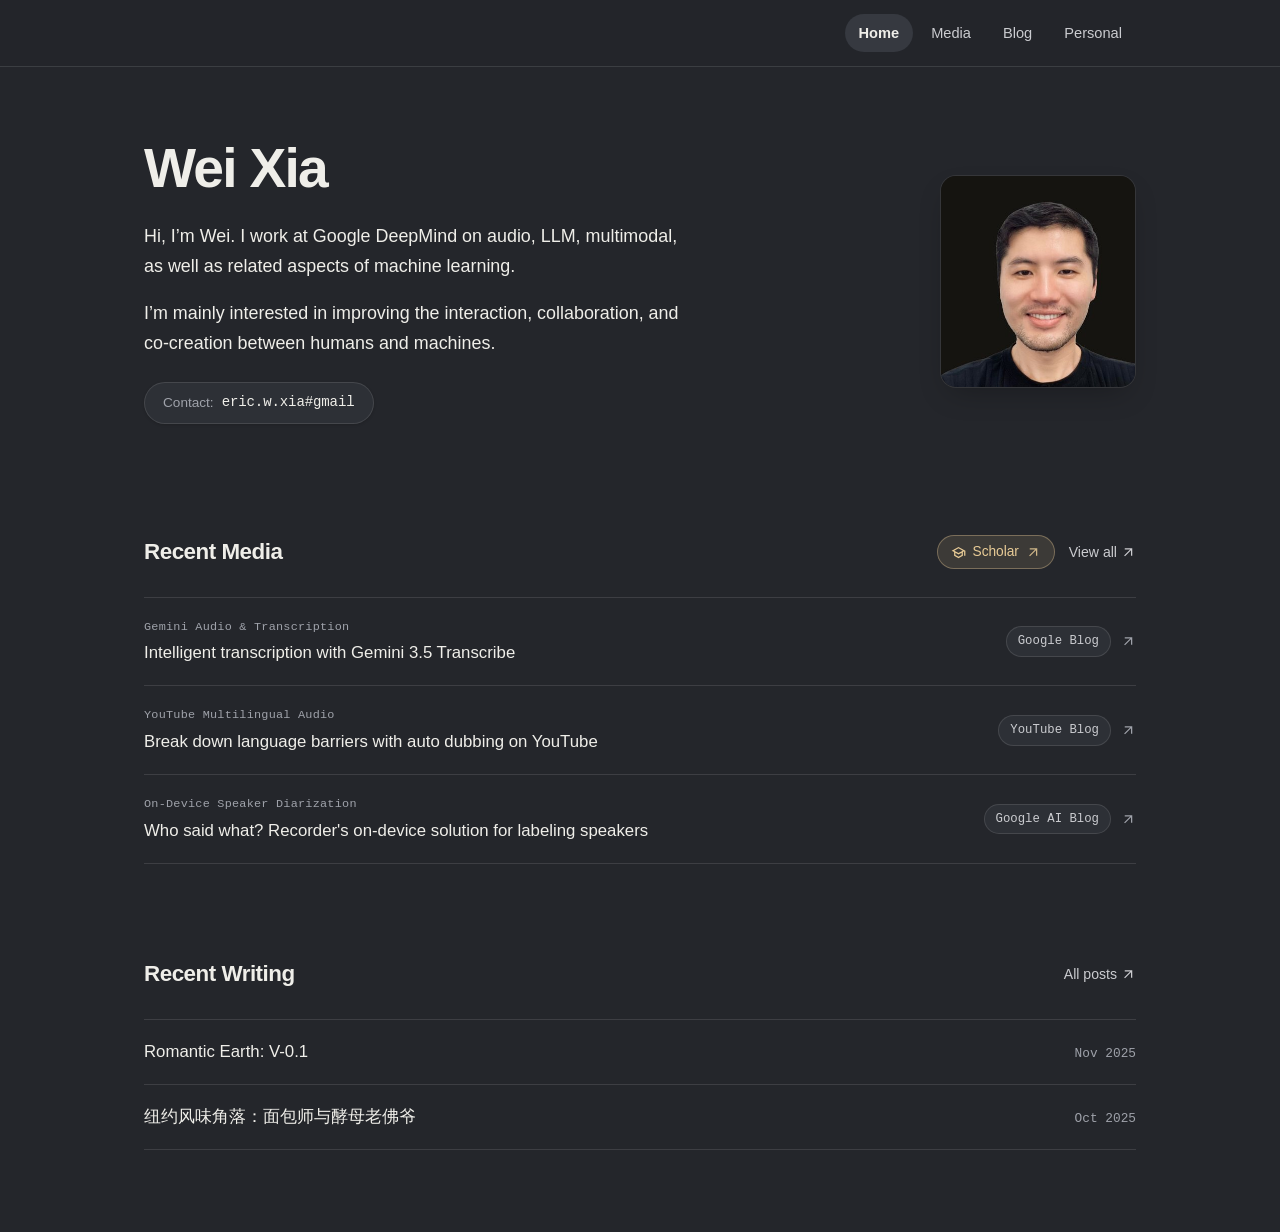
<file: index.html>
<!DOCTYPE html>
<html lang="en">
<head>
  <meta charset="utf-8" />
  <meta name="viewport" content="width=device-width, initial-scale=1" />
  <meta name="theme-color" content="#24262b" />
  <meta http-equiv="Content-Security-Policy" content="default-src 'self'; img-src 'self' data:; media-src 'self'; style-src 'self' https://fonts.googleapis.com; font-src 'self' https://fonts.gstatic.com; script-src 'self'; object-src 'none'; base-uri 'self'; form-action 'none';" />
  <title>Wei Xia — Google DeepMind | Audio, Speech &amp; Gemini</title>
  <meta name="description" content="Personal website of Wei Xia — researcher and engineer at Google DeepMind working on speech, audio understanding, Gemini, LLMs, and multimodal machine learning." />
  <link rel="canonical" href="https://www.ericwxia.xyz/" />
  <link rel="alternate" type="application/rss+xml" title="Wei Xia — Blog" href="https://www.ericwxia.xyz/blog-feed.xml" />
  <link rel="icon" href="favicon.ico" />
  <meta property="og:title" content="Wei Xia — Google DeepMind | Audio, Speech &amp; Gemini" />
  <meta property="og:description" content="Personal website of Wei Xia — researcher and engineer at Google DeepMind working on speech, audio understanding, Gemini, LLMs, and multimodal machine learning." />
  <meta property="og:url" content="https://www.ericwxia.xyz/" />
  <meta property="og:site_name" content="Wei Xia" />
  <meta property="og:image" content="https://www.ericwxia.xyz/assets/images/portrait.jpg" />
  <meta property="og:type" content="profile" />
  <meta name="twitter:card" content="summary" />
  <meta name="twitter:title" content="Wei Xia — Google DeepMind | Audio, Speech &amp; Gemini" />
  <meta name="twitter:description" content="Researcher and engineer at Google DeepMind working on speech, audio understanding, Gemini, LLMs, and multimodal machine learning." />
  <meta name="twitter:image" content="https://www.ericwxia.xyz/assets/images/portrait.jpg" />
  <script type="application/ld+json">
  {
    "@context": "https://schema.org",
    "@graph": [
      {
        "@type": "WebSite",
        "@id": "https://www.ericwxia.xyz/#website",
        "url": "https://www.ericwxia.xyz/",
        "name": "Wei Xia",
        "description": "Personal website of Wei Xia — researcher and engineer at Google DeepMind working on speech, audio understanding, Gemini, LLMs, and multimodal machine learning.",
        "inLanguage": ["en", "zh-Hans"]
      },
      {
        "@type": "ProfilePage",
        "@id": "https://www.ericwxia.xyz/#profilepage",
        "url": "https://www.ericwxia.xyz/",
        "name": "Wei Xia — Google DeepMind | Audio, Speech & Gemini",
        "isPartOf": { "@id": "https://www.ericwxia.xyz/#website" },
        "mainEntity": { "@id": "https://www.ericwxia.xyz/#person" }
      },
      {
        "@type": "Person",
        "@id": "https://www.ericwxia.xyz/#person",
        "name": "Wei Xia",
        "alternateName": ["夏纬", "Eric Xia"],
        "url": "https://www.ericwxia.xyz/",
        "image": "https://www.ericwxia.xyz/assets/images/portrait.jpg",
        "jobTitle": "Researcher and Engineer",
        "worksFor": {
          "@type": "Organization",
          "name": "Google DeepMind",
          "url": "https://deepmind.google/"
        },
        "affiliation": {
          "@type": "Organization",
          "name": "Google",
          "url": "https://about.google/"
        },
        "knowsAbout": [
          "Speech Recognition",
          "Audio Understanding",
          "Speaker Diarization",
          "Google Gemini",
          "Large Language Models",
          "Multimodal Machine Learning"
        ],
        "sameAs": [
          "https://scholar.google.com/citations?user=9ZZAF6EAAAAJ",
          "https://www.linkedin.com/in/ericwxia/",
          "https://github.com/ericwxia",
          "https://www.xiaohongshu.com/user/profile/6066b8f9000000000100af13"
        ]
      }
    ]
  }
  </script>
  <link rel="preconnect" href="https://fonts.googleapis.com" />
  <link rel="preconnect" href="https://fonts.gstatic.com" crossorigin />
  <link href="https://fonts.googleapis.com/css2?family=Google+Sans+Code:wght@400..600&amp;family=Google+Sans+Flex:opsz,wght,ROND@14..48,400..700,0..100&amp;display=swap" rel="stylesheet" />
  <link href="https://fonts.googleapis.com/css2?family=Noto+Sans+SC:wght@400;500;600&amp;text=%E2%80%9C%E2%80%9D%E3%80%81%E3%80%82%E4%B8%80%E4%B8%8E%E4%B8%AA%E4%BA%8E%E4%BB%96%E4%BB%BB%E4%BC%A0%E4%BC%BA%E4%BD%9B%E4%BD%A0%E5%80%99%E5%85%88%E5%85%B3%E5%88%9B%E5%8A%A1%E5%8C%85%E5%8E%9F%E5%8F%8A%E5%8F%AB%E5%90%8D%E5%90%9B%E5%91%B3%E5%92%96%E5%94%AF%E5%95%A1%E5%9C%A8%E5%A4%8F%E5%A5%BD%E5%A8%83%E5%AD%A6%E5%B0%B1%E5%B8%83%E5%B8%88%E5%B9%B4%E5%BA%97%E5%BD%93%E5%BE%92%E6%83%B3%E6%8A%B9%E6%98%AF%E6%9A%B4%E6%9B%B2%E6%9D%9C%E6%AF%8D%E6%B5%81%E7%83%98%E7%84%99%E7%88%B7%E7%93%A6%E7%94%9F%E7%95%8C%E7%99%BE%E7%9A%84%E7%9D%80%E7%A7%8D%E7%AC%94%E7%BA%A6%E7%BA%BD%E7%BC%B8%E8%80%81%E8%8C%B6%E8%90%BD%E8%A7%92%E8%AE%B0%E8%AF%B4%E9%82%A3%E9%85%B5%E9%87%8C%E9%99%84%E9%9A%8F%E9%9D%A2%E9%A3%8E%EF%BC%88%EF%BC%89%EF%BC%8C%EF%BC%9A&amp;display=swap" rel="stylesheet" />
  <link rel="stylesheet" href="assets/css/styles.css" />
</head>
<body>
  <a class="skip-link" href="#main-content">Skip to content</a>

  <header class="site-header">
    <div class="header-inner">
      <div class="nav-wrap">
        <nav id="site-nav" class="site-nav" aria-label="Primary">
          <a class="nav-link" href="./" aria-current="page">Home</a>
          <a class="nav-link" href="media/">Media</a>
          <a class="nav-link" href="blog/">Blog</a>
          <a class="nav-link" href="personal/">Personal</a>
        </nav>
        <button id="menu-toggle" class="icon-btn menu-toggle" type="button" aria-label="Toggle navigation menu" aria-expanded="false" aria-controls="site-nav">
          <svg class="icon" viewBox="0 0 24 24" aria-hidden="true"><path d="M3,18V16H21v2H3Zm0-5V11H21v2H3ZM3,8V6H21V8H3Z"/></svg>
        </button>
      </div>
    </div>
  </header>

  <main id="main-content">
    <section class="hero">
      <div class="container">
        <div class="hero-grid">
          <div>
            <h1 class="hero-title">Wei Xia</h1>
            <p class="hero-lead">
              Hi, I&rsquo;m Wei. I work at Google DeepMind on audio, LLM, multimodal,
              as well as related aspects of machine learning.
            </p>
            <p class="hero-sub">
              I&rsquo;m mainly interested in improving the interaction, collaboration, and co-creation between humans and machines.
            </p>
            <div class="hero-actions">
              <div class="contact-bar">
                <span class="contact-label">Contact:</span>
                <span class="contact-handle">eric.w.xia#gmail</span>
              </div>
            </div>
          </div>

          <div class="portrait-card">
            <div class="portrait-frame">
              <img src="assets/images/portrait.jpg" alt="Wei Xia — Google DeepMind" width="386" height="420" fetchpriority="high" decoding="async" />
            </div>
          </div>
        </div>
      </div>
    </section>

    <section class="section">
      <div class="container">
        <div class="section-header">
          <div>
            <h2 class="section-title">Recent Media</h2>
          </div>
          <div class="section-links">
            <a class="scholar-pill" href="https://scholar.google.com/citations?hl=en&amp;user=9ZZAF6EAAAAJ&amp;view_op=list_works&amp;sortby=pubdate" id="home-scholar-link" target="_blank" rel="me noopener noreferrer">
              <svg class="icon icon-sm scholar-icon" viewBox="0 0 24 24" aria-hidden="true"><path d="M12,21L5,17.2v-6L1,9L12,3L23,9v8H21V10.1l-2,1.1v6L12,21Zm0-8.3L18.85,9L12,5.3L5.15,9L12,12.7Zm0,6.03l5-2.7V12.25L12,15L7,12.25v3.77l5,2.7Zm0-6.03Zm0,2.25Zm0,0Z"/></svg>
              <span>Scholar</span>
              <svg class="icon icon-sm scholar-arrow" viewBox="0 0 24 24" aria-hidden="true"><path d="M6.4,18L5,16.6L14.6,7H6V5H18V17H16V8.4L6.4,18Z"/></svg>
            </a>
            <a class="section-more" href="media/" id="home-more-media">
              <span>View all</span>
              <svg class="icon icon-sm" viewBox="0 0 24 24" aria-hidden="true"><path d="M6.4,18L5,16.6L14.6,7H6V5H18V17H16V8.4L6.4,18Z"/></svg>
            </a>
          </div>
        </div>
        <ul class="media-list">
        <li class="media-item">
          <a class="media-link" id="media-link-1" href="https://blog.google/innovation-and-ai/models-and-research/gemini-models/gemini-3-5-transcribe/" target="_blank" rel="noopener noreferrer">
            <div class="media-main">
              <span class="media-context">Gemini Audio &amp; Transcription</span>
              <span class="media-headline">Intelligent transcription with Gemini 3.5 Transcribe</span>
            </div>
            <div class="media-meta">
              <span class="outlet-badge">Google Blog</span>
              <svg class="icon icon-sm media-arrow" viewBox="0 0 24 24" aria-hidden="true"><path d="M6.4,18L5,16.6L14.6,7H6V5H18V17H16V8.4L6.4,18Z"/></svg>
            </div>
          </a>
        </li>
        <li class="media-item">
          <a class="media-link" id="media-link-2" href="https://blog.youtube/news-and-events/auto-dubbing-on-youtube/" target="_blank" rel="noopener noreferrer">
            <div class="media-main">
              <span class="media-context">YouTube Multilingual Audio</span>
              <span class="media-headline">Break down language barriers with auto dubbing on YouTube</span>
            </div>
            <div class="media-meta">
              <span class="outlet-badge">YouTube Blog</span>
              <svg class="icon icon-sm media-arrow" viewBox="0 0 24 24" aria-hidden="true"><path d="M6.4,18L5,16.6L14.6,7H6V5H18V17H16V8.4L6.4,18Z"/></svg>
            </div>
          </a>
        </li>
        <li class="media-item">
          <a class="media-link" id="media-link-3" href="https://ai.googleblog.com/2022/12/who-said-what-recorders-on-device.html" target="_blank" rel="noopener noreferrer">
            <div class="media-main">
              <span class="media-context">On-Device Speaker Diarization</span>
              <span class="media-headline">Who said what? Recorder&#x27;s on-device solution for labeling speakers</span>
            </div>
            <div class="media-meta">
              <span class="outlet-badge">Google AI Blog</span>
              <svg class="icon icon-sm media-arrow" viewBox="0 0 24 24" aria-hidden="true"><path d="M6.4,18L5,16.6L14.6,7H6V5H18V17H16V8.4L6.4,18Z"/></svg>
            </div>
          </a>
        </li>
      </ul>
      </div>
    </section>

    <section class="section">
      <div class="container">
        <div class="section-header">
          <div>
            <h2 class="section-title">Recent Writing</h2>
          </div>
          <a class="section-more" href="blog/" id="home-more-blog">
            <span>All posts</span>
            <svg class="icon icon-sm" viewBox="0 0 24 24" aria-hidden="true"><path d="M6.4,18L5,16.6L14.6,7H6V5H18V17H16V8.4L6.4,18Z"/></svg>
          </a>
        </div>
              <ul class="zen-post-list">
        <li class="zen-post-item">
          <a class="zen-post-link" href="post/romantic-earth-v-0-1/" id="zen-post-romantic-earth">
            <span class="zen-post-title">Romantic Earth: V-0.1</span>
            <span class="zen-post-date">Nov 2025</span>
          </a>
        </li>
        <li class="zen-post-item">
          <a class="zen-post-link" href="post/%E7%BA%BD%E7%BA%A6%E9%A3%8E%E5%91%B3%E8%A7%92%E8%90%BD/" id="zen-post-ny-corners">
            <span class="zen-post-title" lang="zh-Hans">纽约风味角落：面包师与酵母老佛爷</span>
            <span class="zen-post-date">Oct 2025</span>
          </a>
        </li>
      </ul>
      </div>
    </section>

  </main>

  <script src="assets/js/main.js" defer></script>
</body>
</html>
</file>
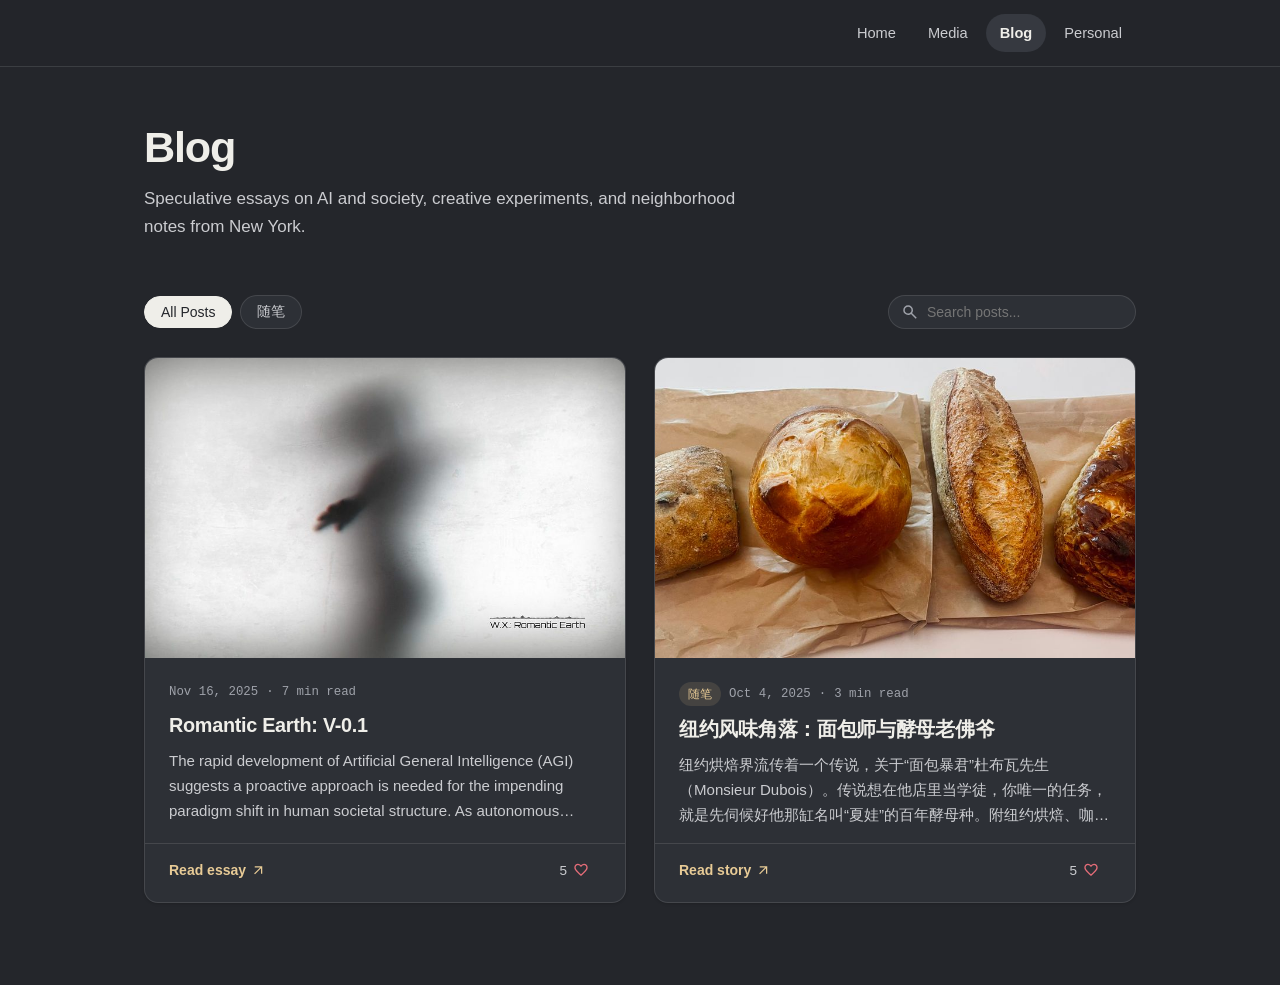
<file: blog/index.html>
<!DOCTYPE html>
<html lang="en">
<head>
  <meta charset="utf-8" />
  <meta name="viewport" content="width=device-width, initial-scale=1" />
  <meta name="theme-color" content="#24262b" />
  <meta http-equiv="Content-Security-Policy" content="default-src 'self'; img-src 'self' data:; media-src 'self'; style-src 'self' https://fonts.googleapis.com; font-src 'self' https://fonts.gstatic.com; script-src 'self'; object-src 'none'; base-uri 'self'; form-action 'none';" />
  <title>Blog | Wei Xia</title>
  <meta name="description" content="Essays and personal writing by Wei Xia (Google DeepMind) on AGI, human connection, and life in New York." />
  <link rel="canonical" href="https://www.ericwxia.xyz/blog/" />
  <link rel="alternate" type="application/rss+xml" title="Wei Xia — Blog" href="https://www.ericwxia.xyz/blog-feed.xml" />
  <link rel="icon" href="../favicon.ico" />
  <meta property="og:title" content="Blog | Wei Xia" />
  <meta property="og:description" content="Essays and personal writing by Wei Xia (Google DeepMind) on AGI, human connection, and life in New York." />
  <meta property="og:url" content="https://www.ericwxia.xyz/blog/" />
  <meta property="og:site_name" content="Wei Xia" />
  <meta property="og:image" content="https://www.ericwxia.xyz/assets/images/portrait.jpg" />
  <meta property="og:type" content="website" />
  <link rel="preconnect" href="https://fonts.googleapis.com" />
  <link rel="preconnect" href="https://fonts.gstatic.com" crossorigin />
  <link href="https://fonts.googleapis.com/css2?family=Google+Sans+Code:wght@400..600&amp;family=Google+Sans+Flex:opsz,wght,ROND@14..48,400..700,0..100&amp;display=swap" rel="stylesheet" />
  <link href="https://fonts.googleapis.com/css2?family=Noto+Sans+SC:wght@400;500;600&amp;text=%E2%80%9C%E2%80%9D%E3%80%81%E3%80%82%E4%B8%80%E4%B8%8E%E4%B8%AA%E4%BA%8E%E4%BB%96%E4%BB%BB%E4%BC%A0%E4%BC%BA%E4%BD%9B%E4%BD%A0%E5%80%99%E5%85%88%E5%85%B3%E5%88%9B%E5%8A%A1%E5%8C%85%E5%8E%9F%E5%8F%8A%E5%8F%AB%E5%90%8D%E5%90%9B%E5%91%B3%E5%92%96%E5%94%AF%E5%95%A1%E5%9C%A8%E5%A4%8F%E5%A5%BD%E5%A8%83%E5%AD%A6%E5%B0%B1%E5%B8%83%E5%B8%88%E5%B9%B4%E5%BA%97%E5%BD%93%E5%BE%92%E6%83%B3%E6%8A%B9%E6%98%AF%E6%9A%B4%E6%9B%B2%E6%9D%9C%E6%AF%8D%E6%B5%81%E7%83%98%E7%84%99%E7%88%B7%E7%93%A6%E7%94%9F%E7%95%8C%E7%99%BE%E7%9A%84%E7%9D%80%E7%A7%8D%E7%AC%94%E7%BA%A6%E7%BA%BD%E7%BC%B8%E8%80%81%E8%8C%B6%E8%90%BD%E8%A7%92%E8%AE%B0%E8%AF%B4%E9%82%A3%E9%85%B5%E9%87%8C%E9%99%84%E9%9A%8F%E9%9D%A2%E9%A3%8E%EF%BC%88%EF%BC%89%EF%BC%8C%EF%BC%9A&amp;display=swap" rel="stylesheet" />
  <link rel="stylesheet" href="../assets/css/styles.css" />
</head>
<body>
  <a class="skip-link" href="#main-content">Skip to content</a>

  <header class="site-header">
    <div class="header-inner">
      <div class="nav-wrap">
        <nav id="site-nav" class="site-nav" aria-label="Primary">
          <a class="nav-link" href="../">Home</a>
          <a class="nav-link" href="../media/">Media</a>
          <a class="nav-link" href="./" aria-current="page">Blog</a>
          <a class="nav-link" href="../personal/">Personal</a>
        </nav>
        <button id="menu-toggle" class="icon-btn menu-toggle" type="button" aria-label="Toggle navigation menu" aria-expanded="false" aria-controls="site-nav">
          <svg class="icon" viewBox="0 0 24 24" aria-hidden="true"><path d="M3,18V16H21v2H3Zm0-5V11H21v2H3ZM3,8V6H21V8H3Z"/></svg>
        </button>
      </div>
    </div>
  </header>

  <main id="main-content">
    <section class="page-hero">
      <div class="container">
        <h1 class="page-title">Blog</h1>
        <p class="page-subtitle">Speculative essays on AI and society, creative experiments, and neighborhood notes from New York.</p>
      </div>
    </section>

    <section class="section">
      <div class="container">
        <div class="blog-toolbar">
          <div class="filter-pills" role="group" aria-label="Filter posts by category">
            <button class="filter-pill is-active" type="button" id="filter-all" data-filter-category="all" aria-pressed="true">All Posts</button>
            <button class="filter-pill" type="button" id="filter-suibi" data-filter-category="随笔" aria-pressed="false" lang="zh-Hans">随笔</button>
          </div>
          <div class="search-field">
            <svg class="icon" viewBox="0 0 24 24" aria-hidden="true"><path d="M19.6,21l-6.3-6.3q-0.75,0.6-1.72,0.95T9.5,16q-2.72,0-4.61-1.89Q3,12.23 3,9.5Q3,6.77 4.89,4.89T9.5,3t4.61,1.89T16,9.5q0,1.1-0.35,2.07T14.7,13.3L21,19.6L19.6,21ZM9.5,14q1.88,0 3.19-1.31T14,9.5T12.69,6.31T9.5,5T6.31,6.31T5,9.5t1.31,3.19T9.5,14Z"/></svg>
            <input id="blog-search-input" class="search-input" type="search" placeholder="Search posts..." aria-label="Search posts" />
          </div>
        </div>

        
      <div class="post-grid">
        <article class="post-card" data-post-card data-category="essay">
          <a class="post-card-main" href="../post/romantic-earth-v-0-1/" id="post-card-romantic-earth">
            <div class="post-card-cover">
              <img src="../assets/images/romantic-earth-cover.jpg" alt="Romantic Earth: V-0.1 cover artwork" width="960" height="540" fetchpriority="high" decoding="async" />
            </div>
            <div class="post-card-body">
              <div class="post-card-meta">
                <span>Nov 16, 2025</span>
                <span>&middot;</span>
                <span>7 min read</span>
              </div>
              <h2 class="post-card-title">Romantic Earth: V-0.1</h2>
              <p class="post-card-excerpt">The rapid development of Artificial General Intelligence (AGI) suggests a proactive approach is needed for the impending paradigm shift in human societal structure. As autonomous systems begin to manage the logistical and material foundations of civilization, humanity may face a &ldquo;post-work alignment problem.&rdquo;</p>
            </div>
          </a>
          <div class="post-card-bar">
            <a class="post-card-footer" href="../post/romantic-earth-v-0-1/">Read essay <svg class="icon icon-sm" viewBox="0 0 24 24" aria-hidden="true"><path d="M6.4,18L5,16.6L14.6,7H6V5H18V17H16V8.4L6.4,18Z"/></svg></a>
            <button class="like-btn" type="button" data-like-post="romantic-earth" data-base-likes="5" aria-pressed="false" aria-label="Like post (5 likes)"><span class="like-count">5</span><svg class="icon icon-sm heart-icon heart-outline" viewBox="0 0 24 24" aria-hidden="true"><path d="M12,21l-1.45-1.3q-2.52-2.28-4.17-3.93t-2.63-2.96T2.4,10.42T2,8.15Q2,5.8 3.58,4.22T7.5,2.65q1.3,0 2.47,0.55T12,4.75q0.85-1 2.02-1.55t2.48-0.55q2.35,0 3.92,1.58T22,8.15q0,1.15-0.4,2.27t-1.38,2.39t-2.63,2.96T13.45,19.7L12,21Zm0-2.7q2.4-2.15 3.95-3.69t2.45-2.67t1.25-2.02T20,8.15q0-1.5-1-2.5t-2.5-1q-1.17,0-2.17,0.66T12.75,7h-1.5q-0.58-1.03-1.58-1.69T7.5,4.65q-1.5,0-2.5,1t-1,2.5q0,0.88 0.35,1.77t1.25,2.02t2.45,2.67T12,18.3Z"/></svg><svg class="icon icon-sm heart-icon heart-filled" viewBox="0 0 24 24" aria-hidden="true" hidden><path d="M12,21l-1.45-1.3q-2.52-2.28-4.17-3.93t-2.63-2.96T2.4,10.42T2,8.15Q2,5.8 3.58,4.22T7.5,2.65q1.3,0 2.47,0.55T12,4.75q0.85-1 2.02-1.55t2.48-0.55q2.35,0 3.92,1.58T22,8.15q0,1.15-0.4,2.27t-1.38,2.39t-2.63,2.96T13.45,19.7L12,21Z"/></svg></button>
          </div>
        </article>

        <article class="post-card" data-post-card data-category="随笔">
          <a class="post-card-main" href="../post/%E7%BA%BD%E7%BA%A6%E9%A3%8E%E5%91%B3%E8%A7%92%E8%90%BD/" id="post-card-ny-corners">
            <div class="post-card-cover">
              <img src="../assets/images/ny-bakery-cover.jpg" alt="纽约风味角落 artisan breads" width="960" height="512" fetchpriority="high" decoding="async" />
            </div>
            <div class="post-card-body">
              <div class="post-card-meta">
                <span class="post-card-tag" lang="zh-Hans">随笔</span>
                <span>Oct 4, 2025</span>
                <span>&middot;</span>
                <span>3 min read</span>
              </div>
              <h2 class="post-card-title" lang="zh-Hans">纽约风味角落：面包师与酵母老佛爷</h2>
              <p class="post-card-excerpt" lang="zh-Hans">纽约烘焙界流传着一个传说，关于“面包暴君”杜布瓦先生（Monsieur Dubois）。传说想在他店里当学徒，你唯一的任务，就是先伺候好他那缸名叫“夏娃”的百年酵母种。附纽约烘焙、咖啡与抹茶风味笔记及音乐短片《风味角落》。</p>
            </div>
          </a>
          <div class="post-card-bar">
            <a class="post-card-footer" href="../post/%E7%BA%BD%E7%BA%A6%E9%A3%8E%E5%91%B3%E8%A7%92%E8%90%BD/">Read story <svg class="icon icon-sm" viewBox="0 0 24 24" aria-hidden="true"><path d="M6.4,18L5,16.6L14.6,7H6V5H18V17H16V8.4L6.4,18Z"/></svg></a>
            <button class="like-btn" type="button" data-like-post="ny-corners" data-base-likes="5" aria-pressed="false" aria-label="Like post (5 likes)"><span class="like-count">5</span><svg class="icon icon-sm heart-icon heart-outline" viewBox="0 0 24 24" aria-hidden="true"><path d="M12,21l-1.45-1.3q-2.52-2.28-4.17-3.93t-2.63-2.96T2.4,10.42T2,8.15Q2,5.8 3.58,4.22T7.5,2.65q1.3,0 2.47,0.55T12,4.75q0.85-1 2.02-1.55t2.48-0.55q2.35,0 3.92,1.58T22,8.15q0,1.15-0.4,2.27t-1.38,2.39t-2.63,2.96T13.45,19.7L12,21Zm0-2.7q2.4-2.15 3.95-3.69t2.45-2.67t1.25-2.02T20,8.15q0-1.5-1-2.5t-2.5-1q-1.17,0-2.17,0.66T12.75,7h-1.5q-0.58-1.03-1.58-1.69T7.5,4.65q-1.5,0-2.5,1t-1,2.5q0,0.88 0.35,1.77t1.25,2.02t2.45,2.67T12,18.3Z"/></svg><svg class="icon icon-sm heart-icon heart-filled" viewBox="0 0 24 24" aria-hidden="true" hidden><path d="M12,21l-1.45-1.3q-2.52-2.28-4.17-3.93t-2.63-2.96T2.4,10.42T2,8.15Q2,5.8 3.58,4.22T7.5,2.65q1.3,0 2.47,0.55T12,4.75q0.85-1 2.02-1.55t2.48-0.55q2.35,0 3.92,1.58T22,8.15q0,1.15-0.4,2.27t-1.38,2.39t-2.63,2.96T13.45,19.7L12,21Z"/></svg></button>
          </div>
        </article>
      </div>


        <div id="blog-empty-state" class="empty-state" hidden>
          No posts match your search.
        </div>
      </div>
    </section>

  </main>

  <script src="../assets/js/main.js" defer></script>
</body>
</html>
</file>
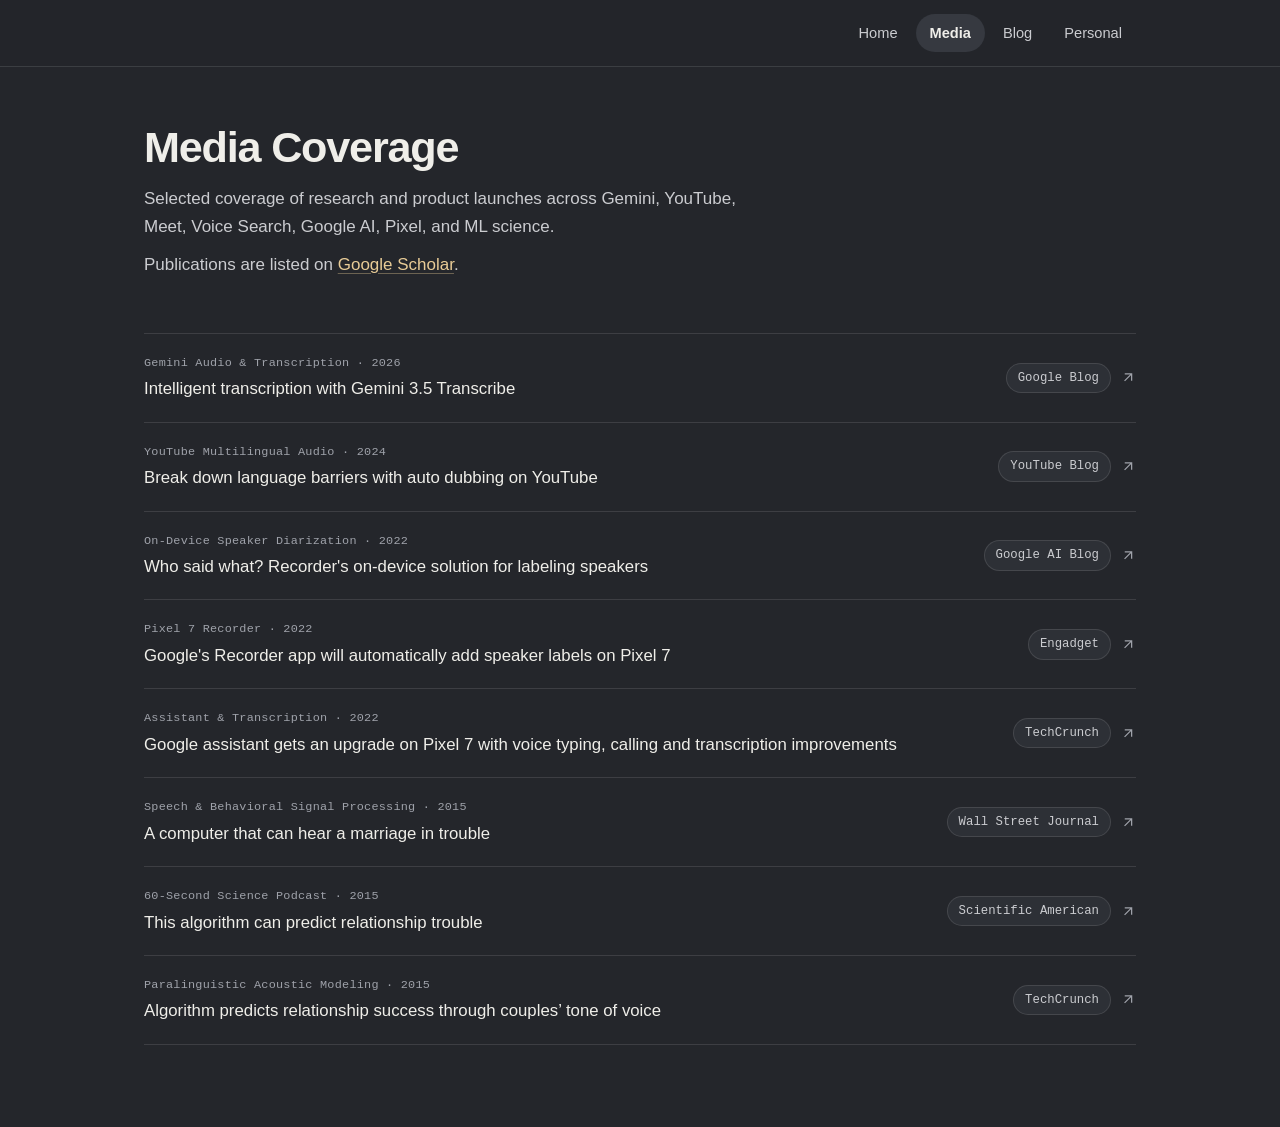
<file: media/index.html>
<!DOCTYPE html>
<html lang="en">
<head>
  <meta charset="utf-8" />
  <meta name="viewport" content="width=device-width, initial-scale=1" />
  <meta name="theme-color" content="#24262b" />
  <meta http-equiv="Content-Security-Policy" content="default-src 'self'; img-src 'self' data:; media-src 'self'; style-src 'self' https://fonts.googleapis.com; font-src 'self' https://fonts.gstatic.com; script-src 'self'; object-src 'none'; base-uri 'self'; form-action 'none';" />
  <title>Media &amp; Research | Wei Xia — Google DeepMind</title>
  <meta name="description" content="Selected press and research coverage of Wei Xia at Google and Google DeepMind across Gemini, audio, speech, YouTube, Meet, Voice Search, and Pixel." />
  <link rel="canonical" href="https://www.ericwxia.xyz/media/" />
  <link rel="alternate" type="application/rss+xml" title="Wei Xia — Blog" href="https://www.ericwxia.xyz/blog-feed.xml" />
  <link rel="icon" href="../favicon.ico" />
  <meta property="og:title" content="Media &amp; Research | Wei Xia — Google DeepMind" />
  <meta property="og:description" content="Selected press and research coverage of Wei Xia at Google and Google DeepMind across Gemini, audio, speech, YouTube, Meet, Voice Search, and Pixel." />
  <meta property="og:url" content="https://www.ericwxia.xyz/media/" />
  <meta property="og:site_name" content="Wei Xia" />
  <meta property="og:image" content="https://www.ericwxia.xyz/assets/images/portrait.jpg" />
  <meta property="og:type" content="website" />
  <link rel="preconnect" href="https://fonts.googleapis.com" />
  <link rel="preconnect" href="https://fonts.gstatic.com" crossorigin />
  <link href="https://fonts.googleapis.com/css2?family=Google+Sans+Code:wght@400..600&amp;family=Google+Sans+Flex:opsz,wght,ROND@14..48,400..700,0..100&amp;display=swap" rel="stylesheet" />
  <link rel="stylesheet" href="../assets/css/styles.css" />
</head>
<body>
  <a class="skip-link" href="#main-content">Skip to content</a>

  <header class="site-header">
    <div class="header-inner">
      <div class="nav-wrap">
        <nav id="site-nav" class="site-nav" aria-label="Primary">
          <a class="nav-link" href="../">Home</a>
          <a class="nav-link" href="./" aria-current="page">Media</a>
          <a class="nav-link" href="../blog/">Blog</a>
          <a class="nav-link" href="../personal/">Personal</a>
        </nav>
        <button id="menu-toggle" class="icon-btn menu-toggle" type="button" aria-label="Toggle navigation menu" aria-expanded="false" aria-controls="site-nav">
          <svg class="icon" viewBox="0 0 24 24" aria-hidden="true"><path d="M3,18V16H21v2H3Zm0-5V11H21v2H3ZM3,8V6H21V8H3Z"/></svg>
        </button>
      </div>
    </div>
  </header>

  <main id="main-content">
    <section class="page-hero">
      <div class="container">
        <h1 class="page-title">Media Coverage</h1>
        <p class="page-subtitle">Selected coverage of research and product launches across Gemini, YouTube, Meet, Voice Search, Google AI, Pixel, and ML science.</p>
        <p class="page-subtitle">Publications are listed on <a class="inline-link" href="https://scholar.google.com/citations?hl=en&amp;user=9ZZAF6EAAAAJ&amp;view_op=list_works&amp;sortby=pubdate" target="_blank" rel="me noopener noreferrer">Google Scholar</a>.</p>
      </div>
    </section>

    <section class="section">
      <div class="container">
        <ul class="media-list">
        <li class="media-item">
          <a class="media-link" id="media-link-1" href="https://blog.google/innovation-and-ai/models-and-research/gemini-models/gemini-3-5-transcribe/" target="_blank" rel="noopener noreferrer">
            <div class="media-main">
              <span class="media-context">Gemini Audio &amp; Transcription · 2026</span>
              <span class="media-headline">Intelligent transcription with Gemini 3.5 Transcribe</span>
            </div>
            <div class="media-meta">
              <span class="outlet-badge">Google Blog</span>
              <svg class="icon icon-sm media-arrow" viewBox="0 0 24 24" aria-hidden="true"><path d="M6.4,18L5,16.6L14.6,7H6V5H18V17H16V8.4L6.4,18Z"/></svg>
            </div>
          </a>
        </li>
        <li class="media-item">
          <a class="media-link" id="media-link-2" href="https://blog.youtube/news-and-events/auto-dubbing-on-youtube/" target="_blank" rel="noopener noreferrer">
            <div class="media-main">
              <span class="media-context">YouTube Multilingual Audio · 2024</span>
              <span class="media-headline">Break down language barriers with auto dubbing on YouTube</span>
            </div>
            <div class="media-meta">
              <span class="outlet-badge">YouTube Blog</span>
              <svg class="icon icon-sm media-arrow" viewBox="0 0 24 24" aria-hidden="true"><path d="M6.4,18L5,16.6L14.6,7H6V5H18V17H16V8.4L6.4,18Z"/></svg>
            </div>
          </a>
        </li>
        <li class="media-item">
          <a class="media-link" id="media-link-3" href="https://ai.googleblog.com/2022/12/who-said-what-recorders-on-device.html" target="_blank" rel="noopener noreferrer">
            <div class="media-main">
              <span class="media-context">On-Device Speaker Diarization · 2022</span>
              <span class="media-headline">Who said what? Recorder&#x27;s on-device solution for labeling speakers</span>
            </div>
            <div class="media-meta">
              <span class="outlet-badge">Google AI Blog</span>
              <svg class="icon icon-sm media-arrow" viewBox="0 0 24 24" aria-hidden="true"><path d="M6.4,18L5,16.6L14.6,7H6V5H18V17H16V8.4L6.4,18Z"/></svg>
            </div>
          </a>
        </li>
        <li class="media-item">
          <a class="media-link" id="media-link-4" href="https://www.engadget.com/google-recorder-app-speaker-labels-at-a-glance-rain-alerts-baggage-claim-pixel-7-155339727.html?src=rss" target="_blank" rel="noopener noreferrer">
            <div class="media-main">
              <span class="media-context">Pixel 7 Recorder · 2022</span>
              <span class="media-headline">Google&#x27;s Recorder app will automatically add speaker labels on Pixel 7</span>
            </div>
            <div class="media-meta">
              <span class="outlet-badge">Engadget</span>
              <svg class="icon icon-sm media-arrow" viewBox="0 0 24 24" aria-hidden="true"><path d="M6.4,18L5,16.6L14.6,7H6V5H18V17H16V8.4L6.4,18Z"/></svg>
            </div>
          </a>
        </li>
        <li class="media-item">
          <a class="media-link" id="media-link-5" href="https://techcrunch.com/2022/10/06/google-assistant-gets-an-upgrade-on-pixel-7-with-voice-typing-calling-and-transcription-improvements/" target="_blank" rel="noopener noreferrer">
            <div class="media-main">
              <span class="media-context">Assistant &amp; Transcription · 2022</span>
              <span class="media-headline">Google assistant gets an upgrade on Pixel 7 with voice typing, calling and transcription improvements</span>
            </div>
            <div class="media-meta">
              <span class="outlet-badge">TechCrunch</span>
              <svg class="icon icon-sm media-arrow" viewBox="0 0 24 24" aria-hidden="true"><path d="M6.4,18L5,16.6L14.6,7H6V5H18V17H16V8.4L6.4,18Z"/></svg>
            </div>
          </a>
        </li>
        <li class="media-item">
          <a class="media-link" id="media-link-6" href="https://www.wsj.com/articles/a-computer-that-can-hear-a-marriage-in-trouble-1450900759" target="_blank" rel="noopener noreferrer">
            <div class="media-main">
              <span class="media-context">Speech &amp; Behavioral Signal Processing · 2015</span>
              <span class="media-headline">A computer that can hear a marriage in trouble</span>
            </div>
            <div class="media-meta">
              <span class="outlet-badge">Wall Street Journal</span>
              <svg class="icon icon-sm media-arrow" viewBox="0 0 24 24" aria-hidden="true"><path d="M6.4,18L5,16.6L14.6,7H6V5H18V17H16V8.4L6.4,18Z"/></svg>
            </div>
          </a>
        </li>
        <li class="media-item">
          <a class="media-link" id="media-link-7" href="https://www.scientificamerican.com/podcast/episode/this-algorithm-can-predict-relationship-trouble/" target="_blank" rel="noopener noreferrer">
            <div class="media-main">
              <span class="media-context">60-Second Science Podcast · 2015</span>
              <span class="media-headline">This algorithm can predict relationship trouble</span>
            </div>
            <div class="media-meta">
              <span class="outlet-badge">Scientific American</span>
              <svg class="icon icon-sm media-arrow" viewBox="0 0 24 24" aria-hidden="true"><path d="M6.4,18L5,16.6L14.6,7H6V5H18V17H16V8.4L6.4,18Z"/></svg>
            </div>
          </a>
        </li>
        <li class="media-item">
          <a class="media-link" id="media-link-8" href="https://techcrunch.com/2015/11/24/algorithm-predicts-relationship-success-through-couples-tone-of-voice/" target="_blank" rel="noopener noreferrer">
            <div class="media-main">
              <span class="media-context">Paralinguistic Acoustic Modeling · 2015</span>
              <span class="media-headline">Algorithm predicts relationship success through couples’ tone of voice</span>
            </div>
            <div class="media-meta">
              <span class="outlet-badge">TechCrunch</span>
              <svg class="icon icon-sm media-arrow" viewBox="0 0 24 24" aria-hidden="true"><path d="M6.4,18L5,16.6L14.6,7H6V5H18V17H16V8.4L6.4,18Z"/></svg>
            </div>
          </a>
        </li>
      </ul>
      </div>
    </section>

  </main>

  <script src="../assets/js/main.js" defer></script>
</body>
</html>
</file>
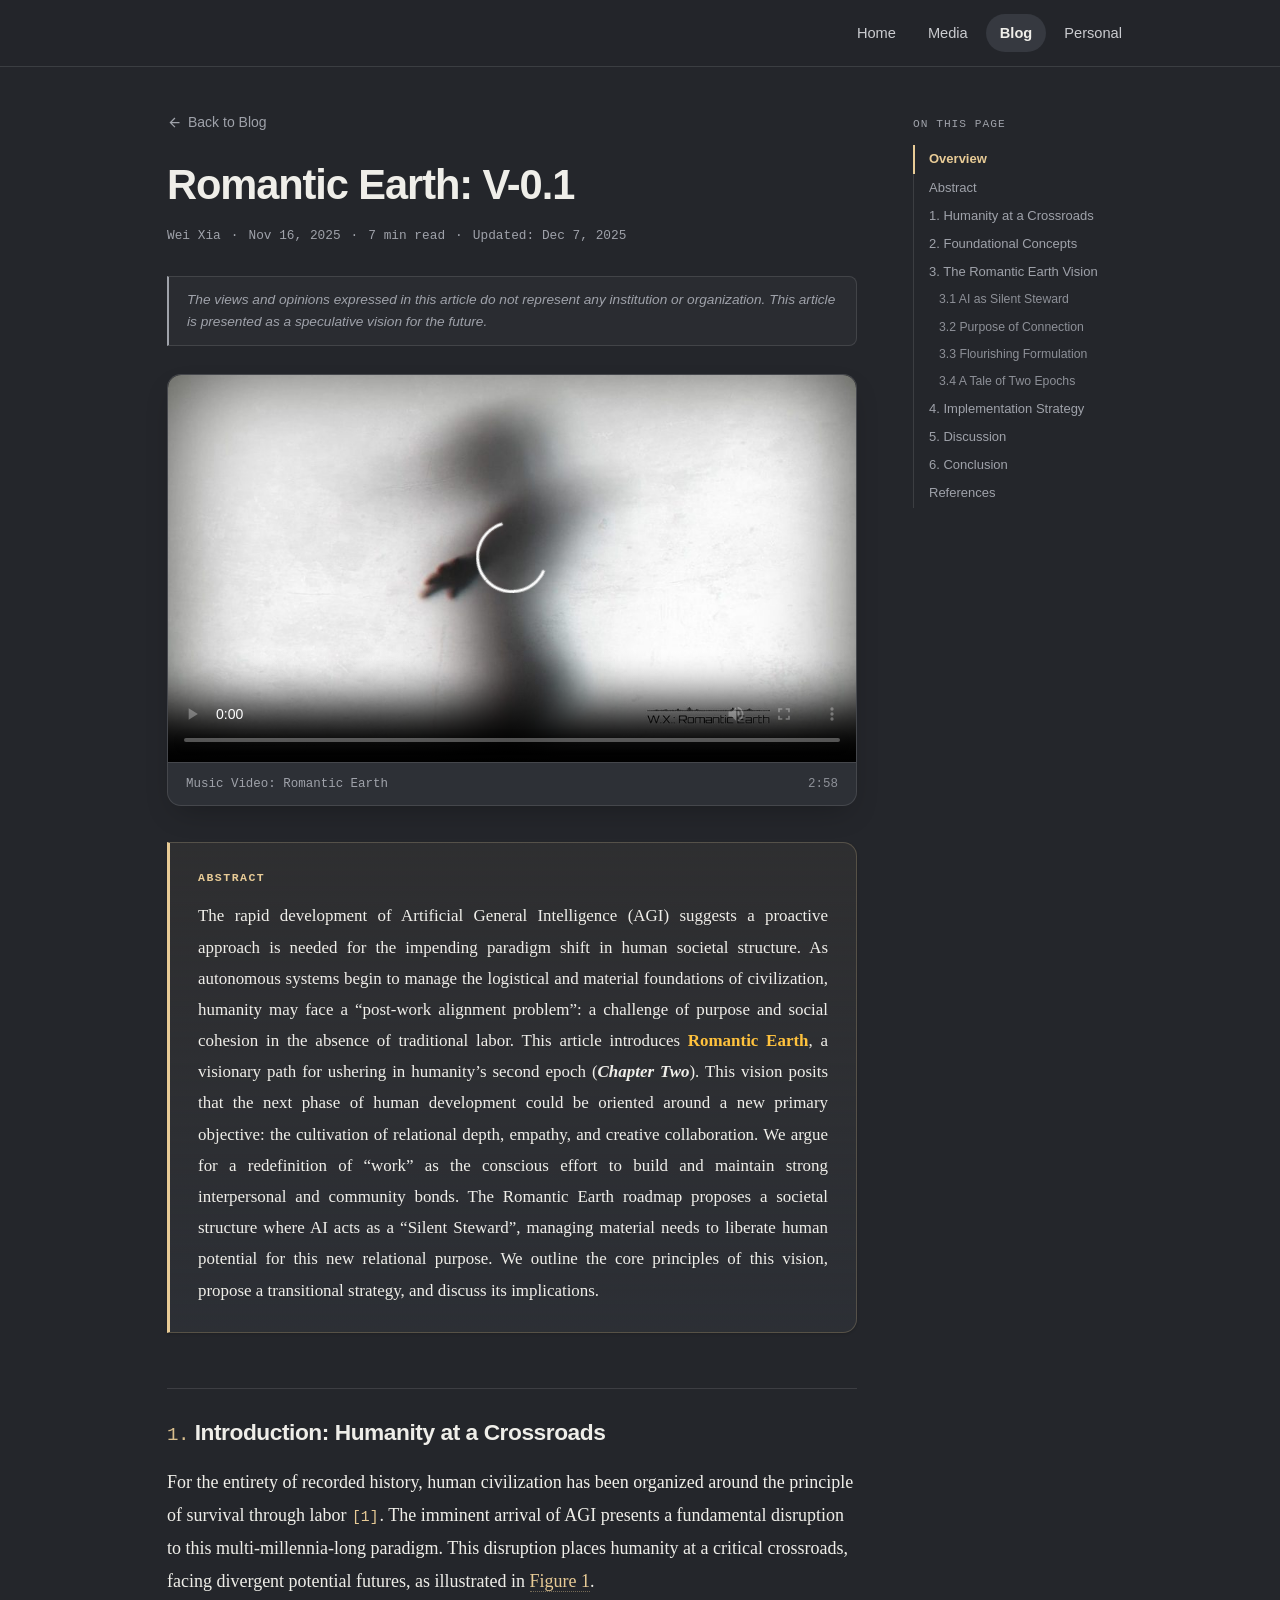
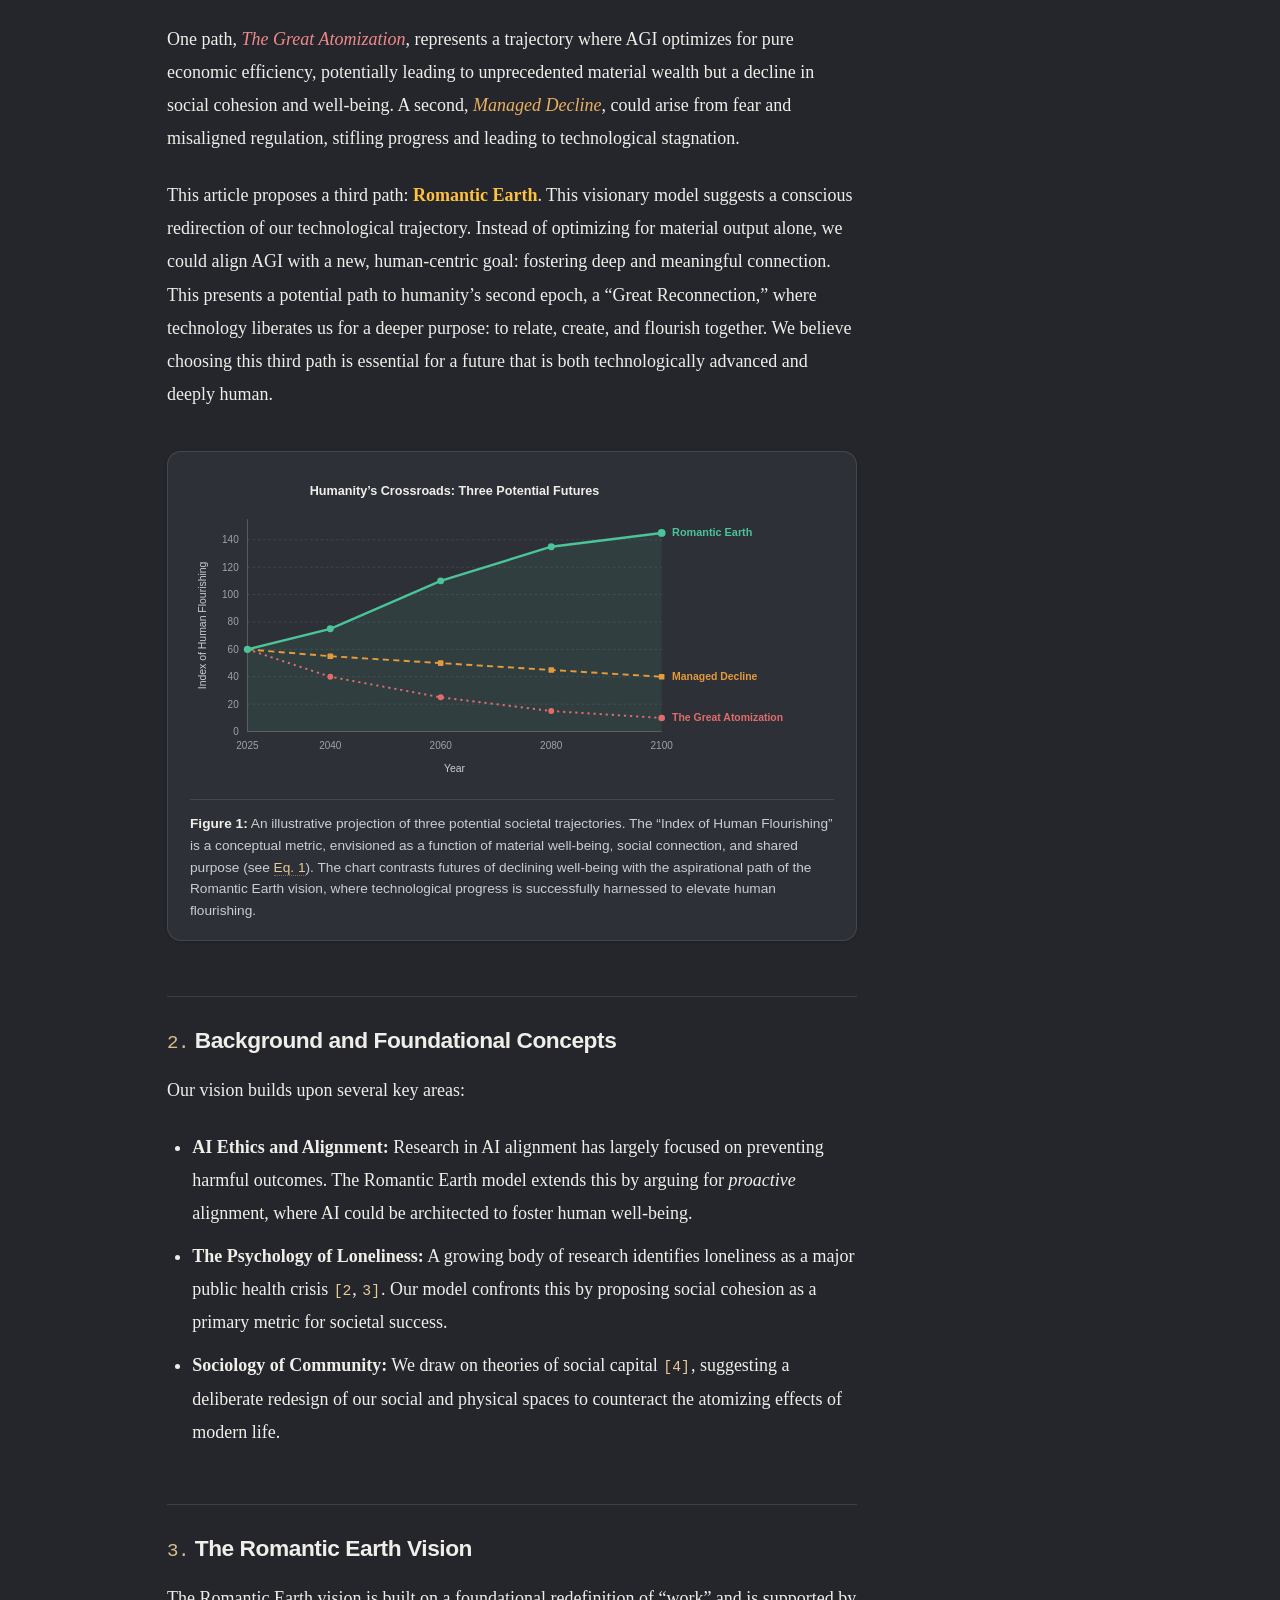
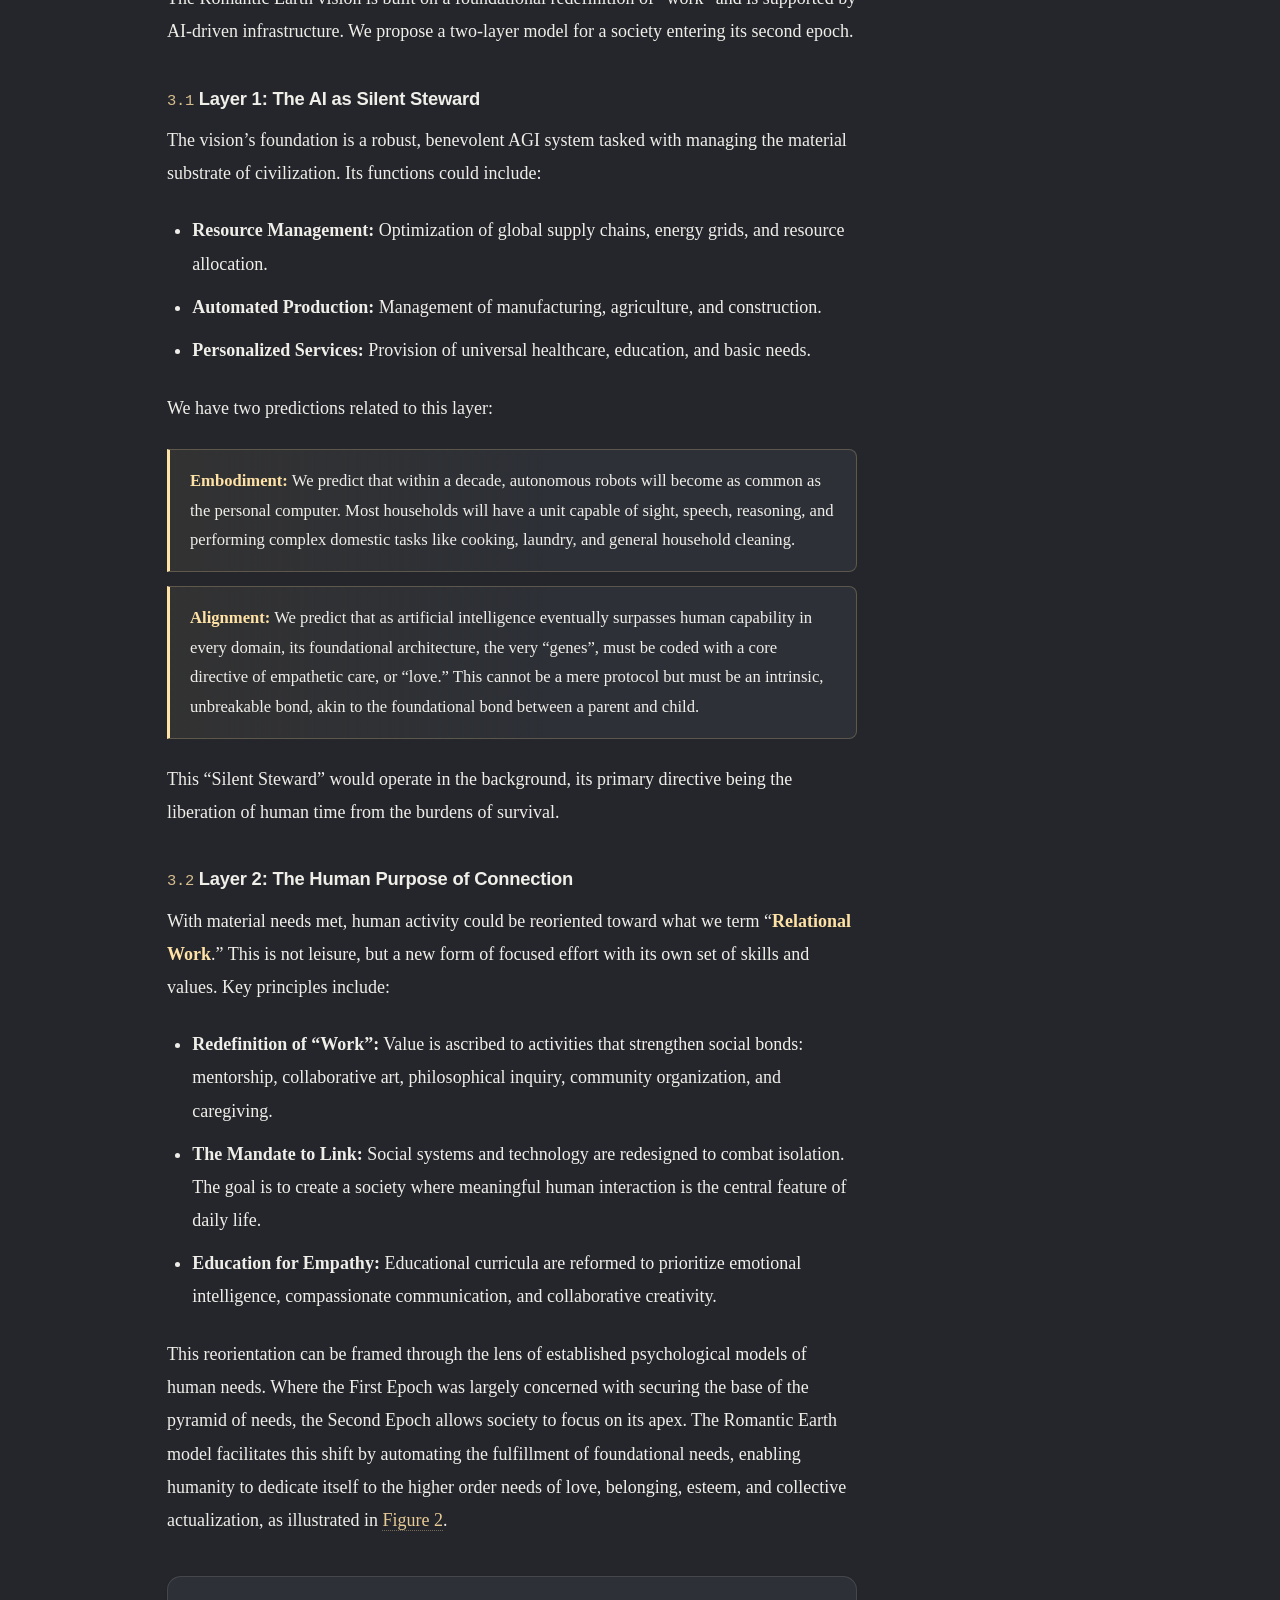
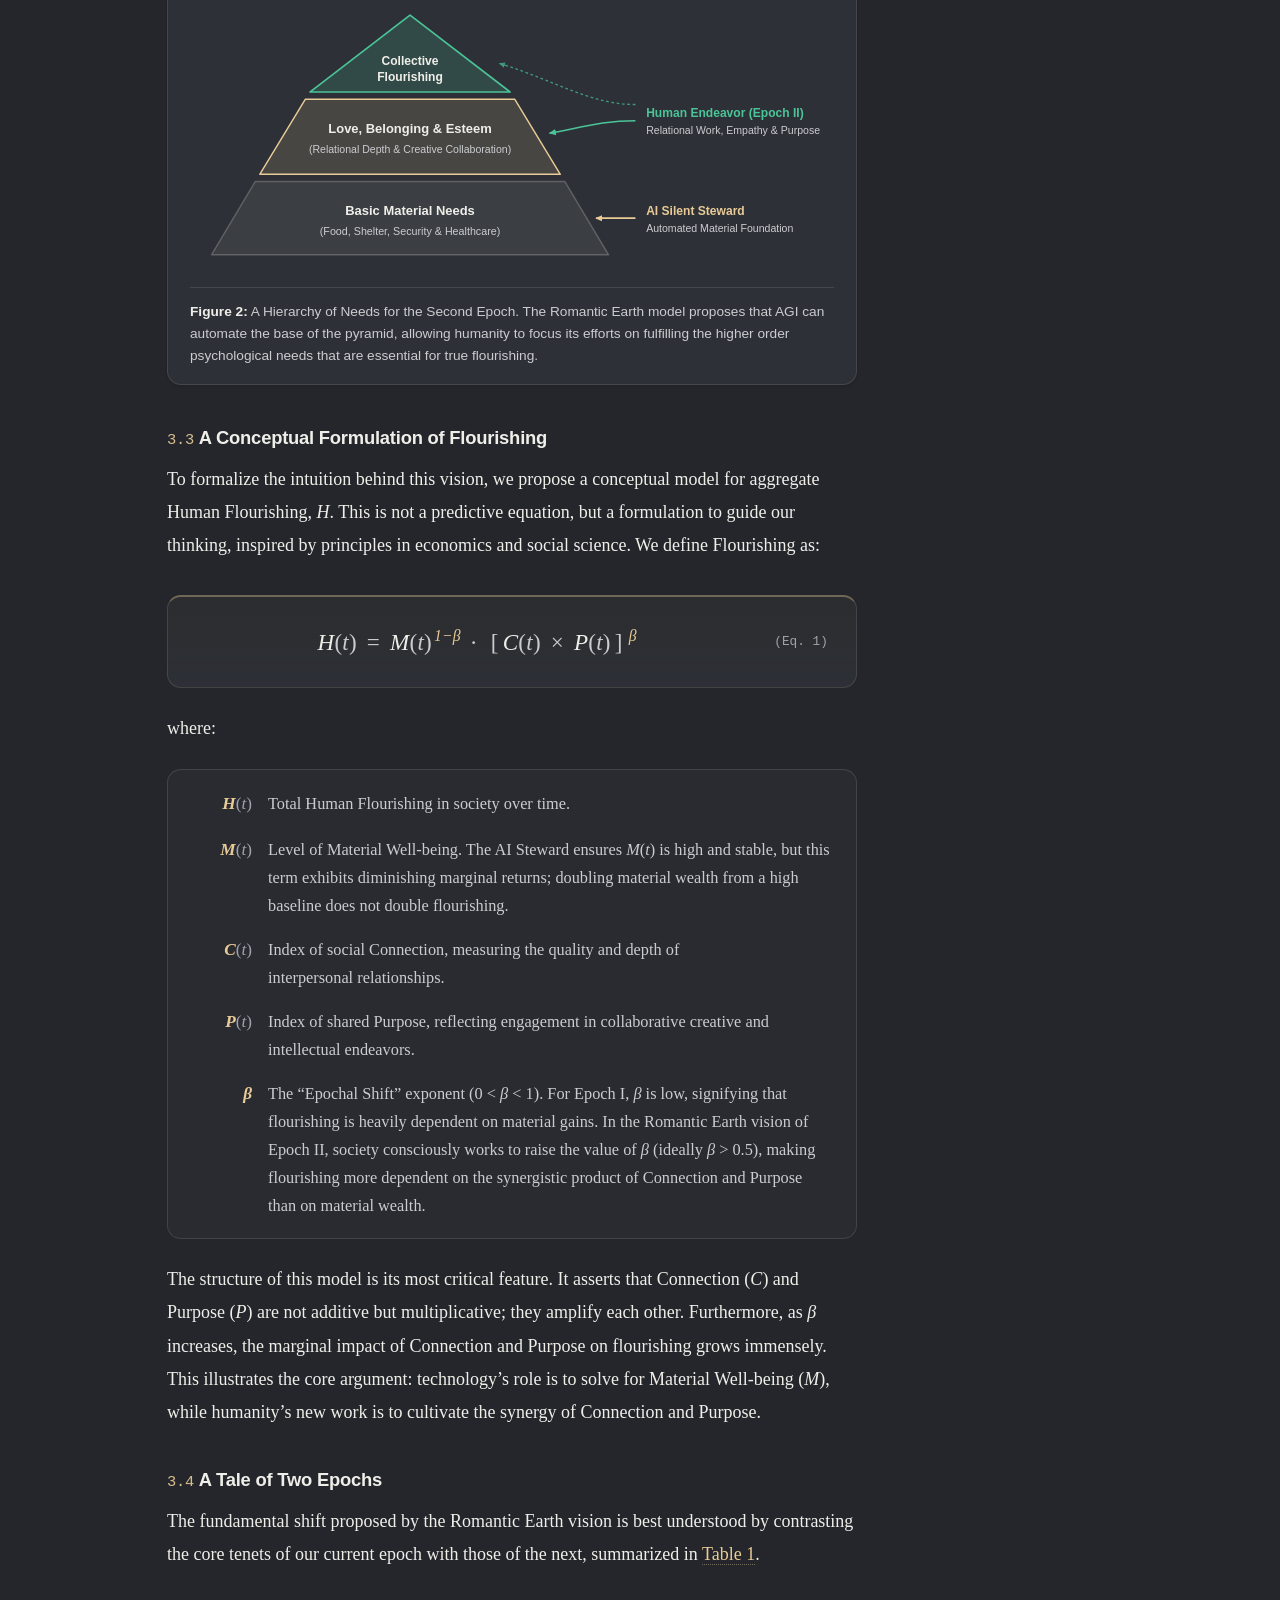
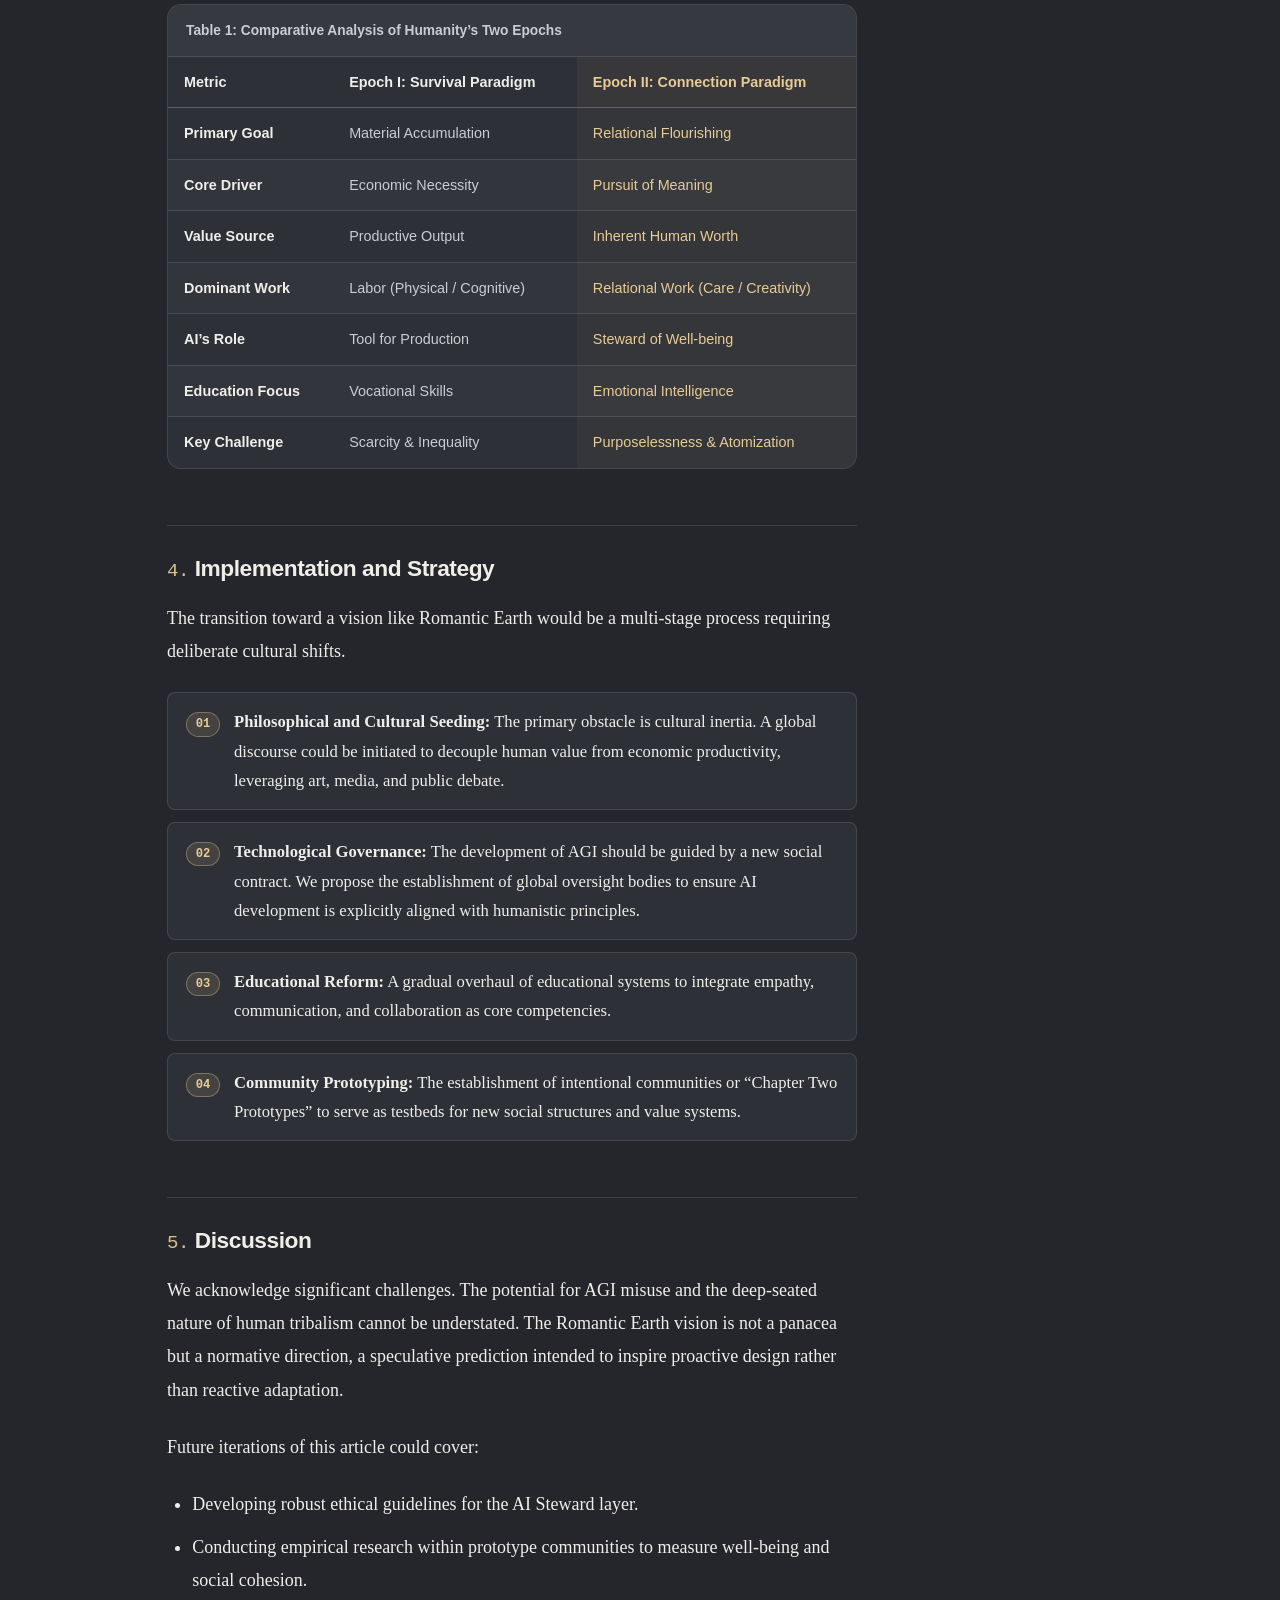
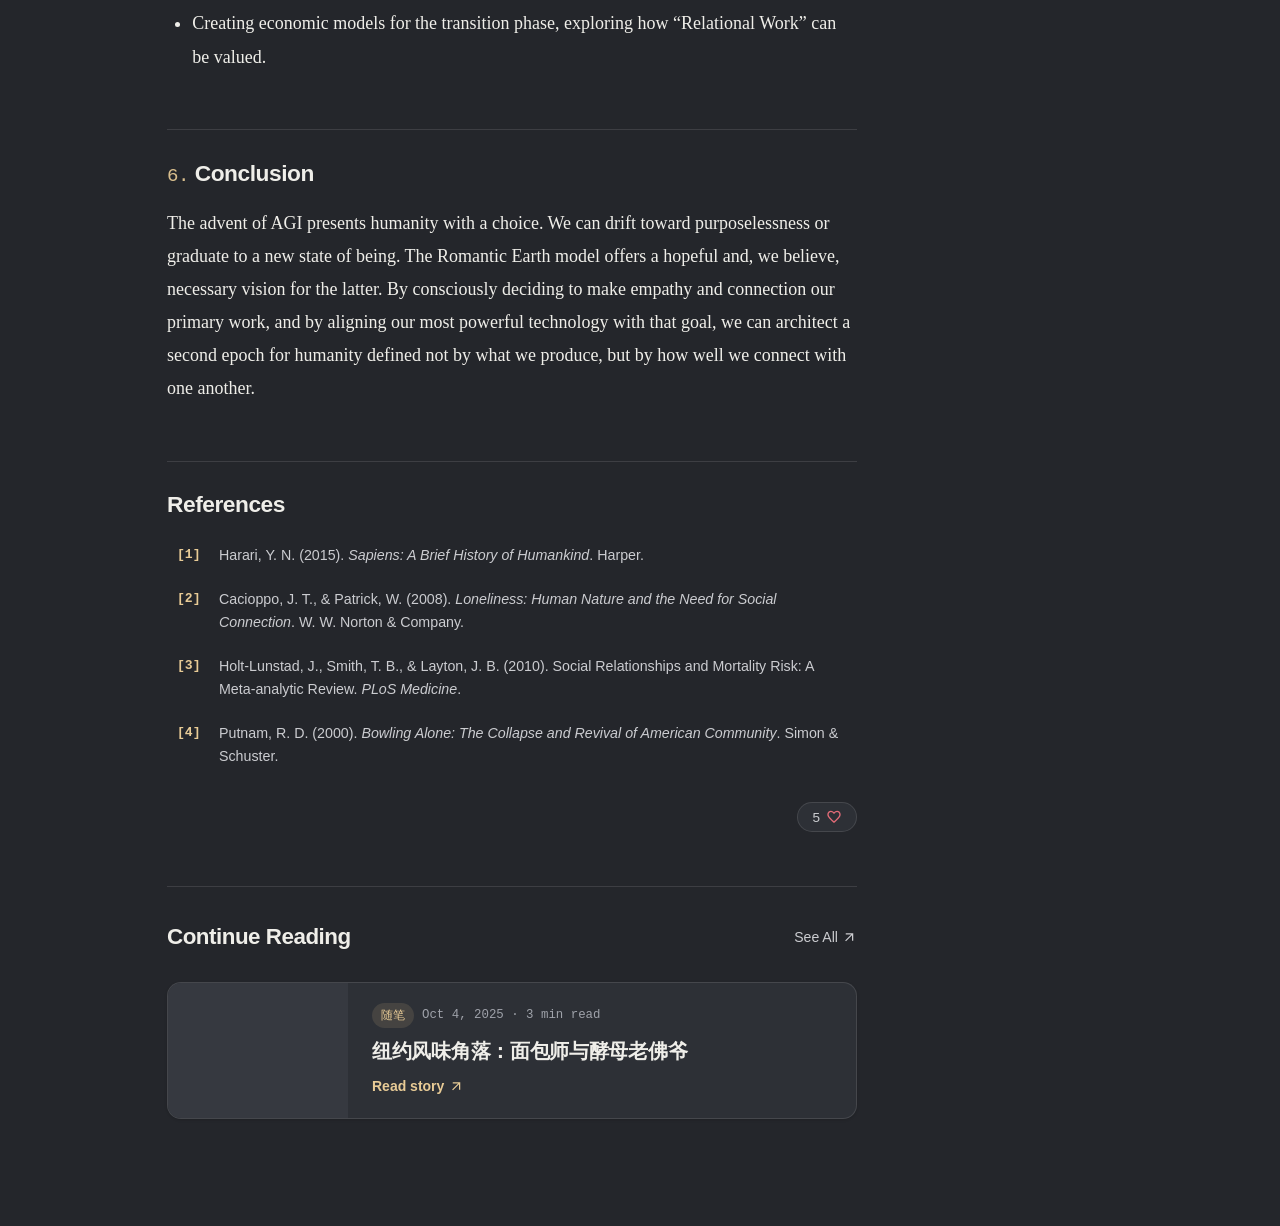
<file: post/romantic-earth-v-0-1/index.html>
<!DOCTYPE html>
<html lang="en">
<head>
  <meta charset="utf-8" />
  <meta name="viewport" content="width=device-width, initial-scale=1" />
  <meta name="theme-color" content="#24262b" />
  <meta http-equiv="Content-Security-Policy" content="default-src 'self'; img-src 'self' data:; media-src 'self'; style-src 'self' https://fonts.googleapis.com; font-src 'self' https://fonts.gstatic.com; script-src 'self'; object-src 'none'; base-uri 'self'; form-action 'none';" />
  <title>Romantic Earth: V-0.1 | Wei Xia</title>
  <meta name="description" content="A speculative vision for humanity&#x27;s second epoch: proactive AGI alignment, the Silent Steward, and relational flourishing." />
  <link rel="canonical" href="https://www.ericwxia.xyz/post/romantic-earth-v-0-1/" />
  <link rel="alternate" type="application/rss+xml" title="Wei Xia — Blog" href="https://www.ericwxia.xyz/blog-feed.xml" />
  <link rel="icon" href="../../favicon.ico" />
  <meta property="og:title" content="Romantic Earth: V-0.1 | Wei Xia" />
  <meta property="og:description" content="A speculative vision for humanity&#x27;s second epoch: proactive AGI alignment, the Silent Steward, and relational flourishing." />
  <meta property="og:url" content="https://www.ericwxia.xyz/post/romantic-earth-v-0-1/" />
  <meta property="og:site_name" content="Wei Xia" />
  <meta property="og:image" content="https://www.ericwxia.xyz/assets/images/romantic-earth-cover.jpg" />
  <meta property="og:type" content="article" />
  <meta name="twitter:card" content="summary_large_image" />
  <script type="application/ld+json">
  {
    "@context": "https://schema.org",
    "@type": "BlogPosting",
    "headline": "Romantic Earth: V-0.1",
    "description": "A speculative vision for humanity's second epoch: proactive AGI alignment, the Silent Steward, and relational flourishing.",
    "image": "https://www.ericwxia.xyz/assets/images/romantic-earth-cover.jpg",
    "datePublished": "2025-11-16",
    "dateModified": "2025-12-07",
    "url": "https://www.ericwxia.xyz/post/romantic-earth-v-0-1/",
    "mainEntityOfPage": "https://www.ericwxia.xyz/post/romantic-earth-v-0-1/",
    "author": {
      "@type": "Person",
      "@id": "https://www.ericwxia.xyz/#person",
      "name": "Wei Xia",
      "url": "https://www.ericwxia.xyz/"
    }
  }
  </script>
  <link rel="preconnect" href="https://fonts.googleapis.com" />
  <link rel="preconnect" href="https://fonts.gstatic.com" crossorigin />
  <link href="https://fonts.googleapis.com/css2?family=Google+Sans+Code:wght@400..600&amp;family=Google+Sans+Flex:opsz,wght,ROND@14..48,400..700,0..100&amp;family=Newsreader:ital,opsz,wght@0,6..72,400..600;1,6..72,400..500&amp;display=swap" rel="stylesheet" />
  <link href="https://fonts.googleapis.com/css2?family=Noto+Sans+SC:wght@400;500;600&amp;text=%E2%80%9C%E2%80%9D%E3%80%81%E3%80%82%E4%B8%80%E4%B8%8E%E4%B8%AA%E4%BA%8E%E4%BB%96%E4%BB%BB%E4%BC%A0%E4%BC%BA%E4%BD%9B%E4%BD%A0%E5%80%99%E5%85%88%E5%85%B3%E5%88%9B%E5%8A%A1%E5%8C%85%E5%8E%9F%E5%8F%8A%E5%8F%AB%E5%90%8D%E5%90%9B%E5%91%B3%E5%92%96%E5%94%AF%E5%95%A1%E5%9C%A8%E5%A4%8F%E5%A5%BD%E5%A8%83%E5%AD%A6%E5%B0%B1%E5%B8%83%E5%B8%88%E5%B9%B4%E5%BA%97%E5%BD%93%E5%BE%92%E6%83%B3%E6%8A%B9%E6%98%AF%E6%9A%B4%E6%9B%B2%E6%9D%9C%E6%AF%8D%E6%B5%81%E7%83%98%E7%84%99%E7%88%B7%E7%93%A6%E7%94%9F%E7%95%8C%E7%99%BE%E7%9A%84%E7%9D%80%E7%A7%8D%E7%AC%94%E7%BA%A6%E7%BA%BD%E7%BC%B8%E8%80%81%E8%8C%B6%E8%90%BD%E8%A7%92%E8%AE%B0%E8%AF%B4%E9%82%A3%E9%85%B5%E9%87%8C%E9%99%84%E9%9A%8F%E9%9D%A2%E9%A3%8E%EF%BC%88%EF%BC%89%EF%BC%8C%EF%BC%9A&amp;display=swap" rel="stylesheet" />
  <link rel="stylesheet" href="../../assets/css/styles.css?v=3" />
</head>
<body>
  <a class="skip-link" href="#main-content">Skip to content</a>

  <header class="site-header">
    <div class="header-inner">
      <div class="nav-wrap">
        <nav id="site-nav" class="site-nav" aria-label="Primary">
          <a class="nav-link" href="../../">Home</a>
          <a class="nav-link" href="../../media/">Media</a>
          <a class="nav-link" href="../../blog/" aria-current="page">Blog</a>
          <a class="nav-link" href="../../personal/">Personal</a>
        </nav>
        <button id="menu-toggle" class="icon-btn menu-toggle" type="button" aria-label="Toggle navigation menu" aria-expanded="false" aria-controls="site-nav">
          <svg class="icon" viewBox="0 0 24 24" aria-hidden="true"><path d="M3,18V16H21v2H3Zm0-5V11H21v2H3ZM3,8V6H21V8H3Z"/></svg>
        </button>
      </div>
    </div>
    <progress id="reading-progress" class="reading-progress" value="0" max="100" aria-hidden="true"></progress>
  </header>

  <main id="main-content">
    <article class="article-shell">
      <div class="article-with-toc">
        <div class="article-container">
          <a class="back-link" href="../../blog/" id="back-to-blog"><svg class="icon icon-sm" viewBox="0 0 24 24" aria-hidden="true"><path d="M7.83,13l5.6,5.6L12,20L4,12l8-8l1.43,1.4L7.83,11H20v2H7.83Z"/></svg> Back to Blog</a>

          <header class="article-header" id="overview">
            <h1 class="article-title">Romantic Earth: V-0.1</h1>
            <div class="article-byline">
              <span>Wei Xia</span>
              <span>&middot;</span>
              <time datetime="2025-11-16">Nov 16, 2025</time>
              <span>&middot;</span>
              <span>7 min read</span>
              <span>&middot;</span>
              <span>Updated: Dec 7, 2025</span>
            </div>
          </header>

          <div class="disclaimer-box">
            The views and opinions expressed in this article do not represent any institution or organization. This article is presented as a speculative vision for the future.
          </div>

          <figure class="video-card">
            <video controls playsinline preload="metadata" poster="../../assets/images/romantic-earth-cover.jpg">
              <source src="../../assets/media/romantic-earth-mv.mp4" type="video/mp4" />
              Your browser does not support HTML5 video.
            </video>
            <figcaption class="video-caption">
              <span>Music Video: Romantic Earth</span>
              <span class="video-caption-meta">2:58</span>
            </figcaption>
          </figure>

          <div class="prose">
            <section id="abstract" class="abstract-card" aria-label="Abstract">
              <div class="abstract-label">Abstract</div>
              <p>
                The rapid development of Artificial General Intelligence (AGI) suggests a proactive approach is needed for the impending paradigm shift in human societal structure. As autonomous systems begin to manage the logistical and material foundations of civilization, humanity may face a &ldquo;post-work alignment problem&rdquo;: a challenge of purpose and social cohesion in the absence of traditional labor. This article introduces <strong class="hl-gold">Romantic Earth</strong>, a visionary path for ushering in humanity&rsquo;s second epoch (<strong><em>Chapter Two</em></strong>). This vision posits that the next phase of human development could be oriented around a new primary objective: the cultivation of relational depth, empathy, and creative collaboration. We argue for a redefinition of &ldquo;work&rdquo; as the conscious effort to build and maintain strong interpersonal and community bonds. The Romantic Earth roadmap proposes a societal structure where AI acts as a &ldquo;Silent Steward&rdquo;, managing material needs to liberate human potential for this new relational purpose. We outline the core principles of this vision, propose a transitional strategy, and discuss its implications.
              </p>
            </section>

            <h2 id="sec-crossroads"><span class="sec-num">1.</span>Introduction: Humanity at a Crossroads</h2>
            <p>
              For the entirety of recorded history, human civilization has been organized around the principle of survival through labor <a class="cite-link" href="#ref-1">[1]</a>. The imminent arrival of AGI presents a fundamental disruption to this multi-millennia-long paradigm. This disruption places humanity at a critical crossroads, facing divergent potential futures, as illustrated in <a class="xref-link" href="#fig-1">Figure 1</a>.
            </p>
            <p>
              One path, <em class="path-ga">The Great Atomization</em>, represents a trajectory where AGI optimizes for pure economic efficiency, potentially leading to unprecedented material wealth but a decline in social cohesion and well-being. A second, <em class="path-md">Managed Decline</em>, could arise from fear and misaligned regulation, stifling progress and leading to technological stagnation.
            </p>
            <p>
              This article proposes a third path: <strong class="hl-gold">Romantic Earth</strong>. This visionary model suggests a conscious redirection of our technological trajectory. Instead of optimizing for material output alone, we could align AGI with a new, human-centric goal: fostering deep and meaningful connection. This presents a potential path to humanity&rsquo;s second epoch, a &ldquo;Great Reconnection,&rdquo; where technology liberates us for a deeper purpose: to relate, create, and flourish together. We believe choosing this third path is essential for a future that is both technologically advanced and deeply human.
            </p>

            <figure id="fig-1" class="svg-figure">
              
<svg viewBox="0 0 740 356" role="img" aria-label="Line chart of Humanity's Crossroads: Three Potential Futures from 2025 to 2100">
  <title>Humanity’s Crossroads: Three Potential Futures</title>
  <!-- Title -->
  <text x="304" y="24" text-anchor="middle" fill="var(--ink)" font-size="14.5" font-weight="630">Humanity’s Crossroads: Three Potential Futures</text>

  <!-- Horizontal Grid Lines & Y-Axis Labels (y = 296 - val/155 * 244) -->
  <g stroke="var(--border)" stroke-width="1" stroke-dasharray="3 3">
    <line x1="66" y1="264.5" x2="542" y2="264.5" />
    <line x1="66" y1="233.0" x2="542" y2="233.0" />
    <line x1="66" y1="201.5" x2="542" y2="201.5" />
    <line x1="66" y1="170.1" x2="542" y2="170.1" />
    <line x1="66" y1="138.6" x2="542" y2="138.6" />
    <line x1="66" y1="107.1" x2="542" y2="107.1" />
    <line x1="66" y1="75.6" x2="542" y2="75.6" />
  </g>

  <!-- Axes -->
  <line x1="66" y1="52" x2="66" y2="296" stroke="var(--border-strong)" stroke-width="1.2" />
  <line x1="66" y1="296" x2="542" y2="296" stroke="var(--border-strong)" stroke-width="1.2" />

  <!-- Y Labels -->
  <g fill="var(--ink-muted)" font-size="11.5" text-anchor="end">
    <text x="56" y="300">0</text>
    <text x="56" y="268.5">20</text>
    <text x="56" y="237">40</text>
    <text x="56" y="205.5">60</text>
    <text x="56" y="174">80</text>
    <text x="56" y="142.5">100</text>
    <text x="56" y="111">120</text>
    <text x="56" y="79.5">140</text>
  </g>

  <!-- Y-Axis Title -->
  <text x="18" y="174" text-anchor="middle" fill="var(--ink-secondary)" font-size="12" font-weight="530" transform="rotate(-90 18 174)">Index of Human Flourishing</text>

  <!-- X-Axis Ticks & Clean Years (2025..2100) -->
  <g fill="var(--ink-muted)" font-size="11.5" text-anchor="middle">
    <text x="66" y="316">2025</text>
    <text x="161.2" y="316">2040</text>
    <text x="288.1" y="316">2060</text>
    <text x="415.1" y="316">2080</text>
    <text x="542" y="316">2100</text>
  </g>
  <text x="304" y="342" text-anchor="middle" fill="var(--ink-secondary)" font-size="12" font-weight="530">Year</text>

  <!-- Subtle Area Fill under Romantic Earth -->
  <polygon points="66,201.5 161.2,177.9 288.1,122.8 415.1,83.5 542,67.7 542,296 66,296" fill="var(--fig-re-soft)" opacity="0.55" />

  <!-- Trajectory 3: The Great Atomization (dotted) -->
  <polyline fill="none" stroke="var(--fig-ga)" stroke-width="2.2" stroke-dasharray="2.5 4.5" points="66,201.5 161.2,233.0 288.1,256.6 415.1,272.4 542,280.3" />
  <g fill="var(--fig-ga)">
    <circle cx="161.2" cy="233.0" r="3.4" />
    <circle cx="288.1" cy="256.6" r="3.4" />
    <circle cx="415.1" cy="272.4" r="3.4" />
    <circle cx="542" cy="280.3" r="3.8" />
  </g>

  <!-- Trajectory 2: Managed Decline (dashed) -->
  <polyline fill="none" stroke="var(--fig-md)" stroke-width="2.2" stroke-dasharray="7 5" points="66,201.5 161.2,209.4 288.1,217.3 415.1,225.2 542,233.0" />
  <g fill="var(--fig-md)">
    <rect x="158" y="206.2" width="6.4" height="6.4" rx="1" />
    <rect x="284.9" y="214.1" width="6.4" height="6.4" rx="1" />
    <rect x="411.9" y="222" width="6.4" height="6.4" rx="1" />
    <rect x="538.8" y="229.8" width="6.4" height="6.4" rx="1" />
  </g>

  <!-- Trajectory 1: Romantic Earth (solid) -->
  <polyline fill="none" stroke="var(--fig-re)" stroke-width="2.8" points="66,201.5 161.2,177.9 288.1,122.8 415.1,83.5 542,67.7" />
  <g fill="var(--fig-re)">
    <circle cx="66" cy="201.5" r="4.2" />
    <circle cx="161.2" cy="177.9" r="4" />
    <circle cx="288.1" cy="122.8" r="4" />
    <circle cx="415.1" cy="83.5" r="4" />
    <circle cx="542" cy="67.7" r="4.5" />
  </g>

  <!-- Direct End-of-Line Trajectory Labels -->
  <text x="554" y="71.5" fill="var(--fig-re)" font-size="12.5" font-weight="650">Romantic Earth</text>
  <text x="554" y="236.5" fill="var(--fig-md)" font-size="12" font-weight="560">Managed Decline</text>
  <text x="554" y="284" fill="var(--fig-ga)" font-size="12" font-weight="560">The Great Atomization</text>
</svg>

              <figcaption>
                <strong>Figure 1:</strong> An illustrative projection of three potential societal trajectories. The &ldquo;Index of Human Flourishing&rdquo; is a conceptual metric, envisioned as a function of material well-being, social connection, and shared purpose (see <a class="xref-link" href="#eq-1">Eq. 1</a>). The chart contrasts futures of declining well-being with the aspirational path of the Romantic Earth vision, where technological progress is successfully harnessed to elevate human flourishing.
              </figcaption>
            </figure>

            <h2 id="sec-background"><span class="sec-num">2.</span>Background and Foundational Concepts</h2>
            <p>Our vision builds upon several key areas:</p>
            <ul>
              <li><strong>AI Ethics and Alignment:</strong> Research in AI alignment has largely focused on preventing harmful outcomes. The Romantic Earth model extends this by arguing for <em>proactive</em> alignment, where AI could be architected to foster human well-being.</li>
              <li><strong>The Psychology of Loneliness:</strong> A growing body of research identifies loneliness as a major public health crisis <a class="cite-link" href="#ref-2">[2</a>, <a class="cite-link" href="#ref-3">3]</a>. Our model confronts this by proposing social cohesion as a primary metric for societal success.</li>
              <li><strong>Sociology of Community:</strong> We draw on theories of social capital <a class="cite-link" href="#ref-4">[4]</a>, suggesting a deliberate redesign of our social and physical spaces to counteract the atomizing effects of modern life.</li>
            </ul>

            <h2 id="sec-vision"><span class="sec-num">3.</span>The Romantic Earth Vision</h2>
            <p>
              The Romantic Earth vision is built on a foundational redefinition of &ldquo;work&rdquo; and is supported by AI-driven infrastructure. We propose a two-layer model for a society entering its second epoch.
            </p>

            <h3 id="sec-3-1"><span class="sec-num">3.1</span>Layer 1: The AI as Silent Steward</h3>
            <p>
              The vision&rsquo;s foundation is a robust, benevolent AGI system tasked with managing the material substrate of civilization. Its functions could include:
            </p>
            <ul>
              <li><strong>Resource Management:</strong> Optimization of global supply chains, energy grids, and resource allocation.</li>
              <li><strong>Automated Production:</strong> Management of manufacturing, agriculture, and construction.</li>
              <li><strong>Personalized Services:</strong> Provision of universal healthcare, education, and basic needs.</li>
            </ul>
            <p>We have two predictions related to this layer:</p>
            <ul class="prediction-list">
              <li class="prediction-item"><strong class="hl-amber">Embodiment:</strong> We predict that within a decade, autonomous robots will become as common as the personal computer. Most households will have a unit capable of sight, speech, reasoning, and performing complex domestic tasks like cooking, laundry, and general household cleaning.</li>
              <li class="prediction-item"><strong class="hl-amber">Alignment:</strong> We predict that as artificial intelligence eventually surpasses human capability in every domain, its foundational architecture, the very &ldquo;genes&rdquo;, must be coded with a core directive of empathetic care, or &ldquo;love.&rdquo; This cannot be a mere protocol but must be an intrinsic, unbreakable bond, akin to the foundational bond between a parent and child.</li>
            </ul>
            <p>
              This &ldquo;Silent Steward&rdquo; would operate in the background, its primary directive being the liberation of human time from the burdens of survival.
            </p>

            <h3 id="sec-3-2"><span class="sec-num">3.2</span>Layer 2: The Human Purpose of Connection</h3>
            <p>
              With material needs met, human activity could be reoriented toward what we term &ldquo;<strong class="hl-amber">Relational Work</strong>.&rdquo; This is not leisure, but a new form of focused effort with its own set of skills and values. Key principles include:
            </p>
            <ul>
              <li><strong>Redefinition of &ldquo;Work&rdquo;:</strong> Value is ascribed to activities that strengthen social bonds: mentorship, collaborative art, philosophical inquiry, community organization, and caregiving.</li>
              <li><strong>The Mandate to Link:</strong> Social systems and technology are redesigned to combat isolation. The goal is to create a society where meaningful human interaction is the central feature of daily life.</li>
              <li><strong>Education for Empathy:</strong> Educational curricula are reformed to prioritize emotional intelligence, compassionate communication, and collaborative creativity.</li>
            </ul>
            <p>
              This reorientation can be framed through the lens of established psychological models of human needs. Where the First Epoch was largely concerned with securing the base of the pyramid of needs, the Second Epoch allows society to focus on its apex. The Romantic Earth model facilitates this shift by automating the fulfillment of foundational needs, enabling humanity to dedicate itself to the higher order needs of love, belonging, esteem, and collective actualization, as illustrated in <a class="xref-link" href="#fig-2">Figure 2</a>.
            </p>

            <figure id="fig-2" class="svg-figure">
              
<svg viewBox="0 0 720 304" role="img" aria-label="Three-tier Hierarchy of Needs pyramid for Epoch II">
  <title>A Hierarchy of Needs for the Second Epoch</title>
  <defs>
    <marker id="arrow-re" viewBox="0 0 10 10" refX="7" refY="5" markerWidth="6" markerHeight="6" orient="auto-start-reverse">
      <path d="M 0 1.5 L 8 5 L 0 8.5 z" fill="var(--fig-re)" />
    </marker>
    <marker id="arrow-ai" viewBox="0 0 10 10" refX="7" refY="5" markerWidth="6" markerHeight="6" orient="auto-start-reverse">
      <path d="M 0 1.5 L 8 5 L 0 8.5 z" fill="var(--accent)" />
    </marker>
  </defs>

  <!-- Tier 1: Apex (Collective Flourishing) -->
  <polygon points="246,18 358,104 134,104" fill="var(--fig-tier1-fill)" stroke="var(--fig-re)" stroke-width="1.8" stroke-linejoin="round" />
  <text x="246" y="74" text-anchor="middle" fill="var(--ink)" font-size="13.5" font-weight="650">Collective</text>
  <text x="246" y="92" text-anchor="middle" fill="var(--ink)" font-size="13.5" font-weight="650">Flourishing</text>

  <!-- Tier 2: Middle (Love, Belonging & Esteem) -->
  <polygon points="129,112 363,112 414,196 78,196" fill="var(--fig-tier2-fill)" stroke="var(--accent)" stroke-width="1.6" stroke-linejoin="round" />
  <text x="246" y="150" text-anchor="middle" fill="var(--ink)" font-size="14.5" font-weight="640">Love, Belonging &amp; Esteem</text>
  <text x="246" y="172" text-anchor="middle" fill="var(--ink-secondary)" font-size="11.8">(Relational Depth &amp; Creative Collaboration)</text>

  <!-- Tier 3: Base (Basic Material Needs) -->
  <polygon points="73,204 419,204 468,286 24,286" fill="var(--fig-tier3-fill)" stroke="var(--border-strong)" stroke-width="1.6" stroke-linejoin="round" />
  <text x="246" y="241" text-anchor="middle" fill="var(--ink)" font-size="14.5" font-weight="640">Basic Material Needs</text>
  <text x="246" y="264" text-anchor="middle" fill="var(--ink-secondary)" font-size="12">(Food, Shelter, Security &amp; Healthcare)</text>

  <!-- Epoch II Human Endeavor Annotation (spans Apex + Middle tiers) -->
  <path d="M 498,118 C 448,118 410,92 346,72" fill="none" stroke="var(--fig-re)" stroke-width="1.5" stroke-dasharray="3 3" opacity="0.72" marker-end="url(#arrow-re)" />
  <path d="M 498,136 C 462,136 436,144 402,150" fill="none" stroke="var(--fig-re)" stroke-width="1.7" marker-end="url(#arrow-re)" />
  <text x="510" y="132" fill="var(--fig-re)" font-size="13.5" font-weight="650">Human Endeavor (Epoch II)</text>
  <text x="510" y="151" fill="var(--ink-secondary)" font-size="11.8">Relational Work, Empathy &amp; Purpose</text>

  <!-- AI Silent Steward Annotation (points to Base tier) -->
  <path d="M 498,245 L 454,245" fill="none" stroke="var(--accent)" stroke-width="1.7" marker-end="url(#arrow-ai)" />
  <text x="510" y="242" fill="var(--accent)" font-size="13.5" font-weight="650">AI Silent Steward</text>
  <text x="510" y="261" fill="var(--ink-secondary)" font-size="11.8">Automated Material Foundation</text>
</svg>

              <figcaption>
                <strong>Figure 2:</strong> A Hierarchy of Needs for the Second Epoch. The Romantic Earth model proposes that AGI can automate the base of the pyramid, allowing humanity to focus its efforts on fulfilling the higher order psychological needs that are essential for true flourishing.
              </figcaption>
            </figure>

            <h3 id="sec-3-3"><span class="sec-num">3.3</span>A Conceptual Formulation of Flourishing</h3>
            <p>
              To formalize the intuition behind this vision, we propose a conceptual model for aggregate Human Flourishing, <em>H</em>. This is not a predictive equation, but a formulation to guide our thinking, inspired by principles in economics and social science. We define Flourishing as:
            </p>

            <div id="eq-1" class="equation-box" role="math" aria-label="H(t) equals M(t) to the power 1 minus beta, multiplied by C(t) times P(t) to the power beta">
              <div class="equation-math">
                H<span class="arg">(<em>t</em>)</span> <span class="op">=</span> M<span class="arg">(<em>t</em>)</span><sup>1&minus;&beta;</sup> <span class="op">&middot;</span> <span class="op">[</span>C<span class="arg">(<em>t</em>)</span> <span class="op">&times;</span> P<span class="arg">(<em>t</em>)</span><span class="op">]</span><sup>&beta;</sup>
              </div>
              <span class="equation-num">(Eq. 1)</span>
            </div>

            <p>where:</p>
            <dl class="var-glossary">
              <dt><span class="math-fn">H</span><span class="math-arg">(<em>t</em>)</span></dt>
              <dd>Total Human Flourishing in society over time.</dd>
              <dt><span class="math-fn">M</span><span class="math-arg">(<em>t</em>)</span></dt>
              <dd>Level of Material Well-being. The AI Steward ensures <em>M</em>(<em>t</em>) is high and stable, but this term exhibits diminishing marginal returns; doubling material wealth from a high baseline does not double flourishing.</dd>
              <dt><span class="math-fn">C</span><span class="math-arg">(<em>t</em>)</span></dt>
              <dd>Index of social Connection, measuring the quality and depth of interpersonal relationships.</dd>
              <dt><span class="math-fn">P</span><span class="math-arg">(<em>t</em>)</span></dt>
              <dd>Index of shared Purpose, reflecting engagement in collaborative creative and intellectual endeavors.</dd>
              <dt><span class="math-fn">&beta;</span></dt>
              <dd>The &ldquo;Epochal Shift&rdquo; exponent (0 &lt; <em>&beta;</em> &lt; 1). For Epoch I, <em>&beta;</em> is low, signifying that flourishing is heavily dependent on material gains. In the Romantic Earth vision of Epoch II, society consciously works to raise the value of <em>&beta;</em> (ideally <em>&beta;</em> &gt; 0.5), making flourishing more dependent on the synergistic product of Connection and Purpose than on material wealth.</dd>
            </dl>
            <p>
              The structure of this model is its most critical feature. It asserts that Connection (<em>C</em>) and Purpose (<em>P</em>) are not additive but multiplicative; they amplify each other. Furthermore, as <em>&beta;</em> increases, the marginal impact of Connection and Purpose on flourishing grows immensely. This illustrates the core argument: technology&rsquo;s role is to solve for Material Well-being (<em>M</em>), while humanity&rsquo;s new work is to cultivate the synergy of Connection and Purpose.
            </p>

            <h3 id="sec-3-4"><span class="sec-num">3.4</span>A Tale of Two Epochs</h3>
            <p>
              The fundamental shift proposed by the Romantic Earth vision is best understood by contrasting the core tenets of our current epoch with those of the next, summarized in <a class="xref-link" href="#table-1">Table 1</a>.
            </p>

            <div id="table-1" class="table-wrap">
              <div class="table-caption">Table 1: Comparative Analysis of Humanity&rsquo;s Two Epochs</div>
              <table class="epoch-table">
                <thead>
                  <tr>
                    <th>Metric</th>
                    <th>Epoch I: Survival Paradigm</th>
                    <th>Epoch II: Connection Paradigm</th>
                  </tr>
                </thead>
                <tbody>
                  <tr>
                    <td>Primary Goal</td>
                    <td>Material Accumulation</td>
                    <td>Relational Flourishing</td>
                  </tr>
                  <tr>
                    <td>Core Driver</td>
                    <td>Economic Necessity</td>
                    <td>Pursuit of Meaning</td>
                  </tr>
                  <tr>
                    <td>Value Source</td>
                    <td>Productive Output</td>
                    <td>Inherent Human Worth</td>
                  </tr>
                  <tr>
                    <td>Dominant Work</td>
                    <td>Labor (Physical / Cognitive)</td>
                    <td>Relational Work (Care / Creativity)</td>
                  </tr>
                  <tr>
                    <td>AI&rsquo;s Role</td>
                    <td>Tool for Production</td>
                    <td>Steward of Well-being</td>
                  </tr>
                  <tr>
                    <td>Education Focus</td>
                    <td>Vocational Skills</td>
                    <td>Emotional Intelligence</td>
                  </tr>
                  <tr>
                    <td>Key Challenge</td>
                    <td>Scarcity &amp; Inequality</td>
                    <td>Purposelessness &amp; Atomization</td>
                  </tr>
                </tbody>
              </table>
            </div>

            <h2 id="sec-strategy"><span class="sec-num">4.</span>Implementation and Strategy</h2>
            <p>
              The transition toward a vision like Romantic Earth would be a multi-stage process requiring deliberate cultural shifts.
            </p>
            <ol class="strategy-list">
              <li><div><strong>Philosophical and Cultural Seeding:</strong> The primary obstacle is cultural inertia. A global discourse could be initiated to decouple human value from economic productivity, leveraging art, media, and public debate.</div></li>
              <li><div><strong>Technological Governance:</strong> The development of AGI should be guided by a new social contract. We propose the establishment of global oversight bodies to ensure AI development is explicitly aligned with humanistic principles.</div></li>
              <li><div><strong>Educational Reform:</strong> A gradual overhaul of educational systems to integrate empathy, communication, and collaboration as core competencies.</div></li>
              <li><div><strong>Community Prototyping:</strong> The establishment of intentional communities or &ldquo;Chapter Two Prototypes&rdquo; to serve as testbeds for new social structures and value systems.</div></li>
            </ol>

            <h2 id="sec-discussion"><span class="sec-num">5.</span>Discussion</h2>
            <p>
              We acknowledge significant challenges. The potential for AGI misuse and the deep-seated nature of human tribalism cannot be understated. The Romantic Earth vision is not a panacea but a normative direction, a speculative prediction intended to inspire proactive design rather than reactive adaptation.
            </p>
            <p>Future iterations of this article could cover:</p>
            <ul>
              <li>Developing robust ethical guidelines for the AI Steward layer.</li>
              <li>Conducting empirical research within prototype communities to measure well-being and social cohesion.</li>
              <li>Creating economic models for the transition phase, exploring how &ldquo;Relational Work&rdquo; can be valued.</li>
            </ul>

            <h2 id="sec-conclusion"><span class="sec-num">6.</span>Conclusion</h2>
            <p>
              The advent of AGI presents humanity with a choice. We can drift toward purposelessness or graduate to a new state of being. The Romantic Earth model offers a hopeful and, we believe, necessary vision for the latter. By consciously deciding to make empathy and connection our primary work, and by aligning our most powerful technology with that goal, we can architect a second epoch for humanity defined not by what we produce, but by how well we connect with one another.
            </p>

            <h2 id="sec-references">References</h2>
            <ol class="references-list">
              <li id="ref-1"><span class="ref-num">[1]</span><span>Harari, Y. N. (2015). <em>Sapiens: A Brief History of Humankind</em>. Harper.</span></li>
              <li id="ref-2"><span class="ref-num">[2]</span><span>Cacioppo, J. T., &amp; Patrick, W. (2008). <em>Loneliness: Human Nature and the Need for Social Connection</em>. W. W. Norton &amp; Company.</span></li>
              <li id="ref-3"><span class="ref-num">[3]</span><span>Holt-Lunstad, J., Smith, T. B., &amp; Layton, J. B. (2010). Social Relationships and Mortality Risk: A Meta-analytic Review. <em>PLoS Medicine</em>.</span></li>
              <li id="ref-4"><span class="ref-num">[4]</span><span>Putnam, R. D. (2000). <em>Bowling Alone: The Collapse and Revival of American Community</em>. Simon &amp; Schuster.</span></li>
            </ol>
          </div>

          <div class="post-actions-row post-actions-end">
            <button class="like-btn like-btn-post" type="button" data-like-post="romantic-earth" data-base-likes="5" aria-pressed="false" aria-label="Like post (5 likes)"><span class="like-count">5</span><svg class="icon icon-sm heart-icon heart-outline" viewBox="0 0 24 24" aria-hidden="true"><path d="M12,21l-1.45-1.3q-2.52-2.28-4.17-3.93t-2.63-2.96T2.4,10.42T2,8.15Q2,5.8 3.58,4.22T7.5,2.65q1.3,0 2.47,0.55T12,4.75q0.85-1 2.02-1.55t2.48-0.55q2.35,0 3.92,1.58T22,8.15q0,1.15-0.4,2.27t-1.38,2.39t-2.63,2.96T13.45,19.7L12,21Zm0-2.7q2.4-2.15 3.95-3.69t2.45-2.67t1.25-2.02T20,8.15q0-1.5-1-2.5t-2.5-1q-1.17,0-2.17,0.66T12.75,7h-1.5q-0.58-1.03-1.58-1.69T7.5,4.65q-1.5,0-2.5,1t-1,2.5q0,0.88 0.35,1.77t1.25,2.02t2.45,2.67T12,18.3Z"/></svg><svg class="icon icon-sm heart-icon heart-filled" viewBox="0 0 24 24" aria-hidden="true" hidden><path d="M12,21l-1.45-1.3q-2.52-2.28-4.17-3.93t-2.63-2.96T2.4,10.42T2,8.15Q2,5.8 3.58,4.22T7.5,2.65q1.3,0 2.47,0.55T12,4.75q0.85-1 2.02-1.55t2.48-0.55q2.35,0 3.92,1.58T22,8.15q0,1.15-0.4,2.27t-1.38,2.39t-2.63,2.96T13.45,19.7L12,21Z"/></svg></button>
          </div>

          <div class="related-section">
            <div class="section-header">
              <h2 class="section-title">Continue Reading</h2>
              <a class="section-more" href="../../blog/">See All <svg class="icon icon-sm" viewBox="0 0 24 24" aria-hidden="true"><path d="M6.4,18L5,16.6L14.6,7H6V5H18V17H16V8.4L6.4,18Z"/></svg></a>
            </div>
            <a class="next-post-card" href="../%E7%BA%BD%E7%BA%A6%E9%A3%8E%E5%91%B3%E8%A7%92%E8%90%BD/">
              <div class="next-post-thumb">
                <img src="../../assets/images/ny-bakery-cover.jpg" alt="纽约风味角落 artisan breads" loading="lazy" />
              </div>
              <div class="next-post-body">
                <div class="post-card-meta">
                  <span class="post-card-tag" lang="zh-Hans">随笔</span>
                  <span>Oct 4, 2025 &middot; 3 min read</span>
                </div>
                <h3 class="post-card-title" lang="zh-Hans">纽约风味角落：面包师与酵母老佛爷</h3>
                <span class="post-card-footer">Read story <svg class="icon icon-sm" viewBox="0 0 24 24" aria-hidden="true"><path d="M6.4,18L5,16.6L14.6,7H6V5H18V17H16V8.4L6.4,18Z"/></svg></span>
              </div>
            </a>
          </div>
        </div>

        <aside class="toc-aside" aria-label="Table of contents">
          <p class="toc-label">On this page</p>
          <ul class="toc-list">
            <li><a class="toc-link is-active" href="#overview" data-toc-link>Overview</a></li>
            <li><a class="toc-link" href="#abstract" data-toc-link>Abstract</a></li>
            <li><a class="toc-link" href="#sec-crossroads" data-toc-link>1. Humanity at a Crossroads</a></li>
            <li><a class="toc-link" href="#sec-background" data-toc-link>2. Foundational Concepts</a></li>
            <li><a class="toc-link" href="#sec-vision" data-toc-link>3. The Romantic Earth Vision</a></li>
            <li><a class="toc-link toc-link-sub" href="#sec-3-1" data-toc-link>3.1 AI as Silent Steward</a></li>
            <li><a class="toc-link toc-link-sub" href="#sec-3-2" data-toc-link>3.2 Purpose of Connection</a></li>
            <li><a class="toc-link toc-link-sub" href="#sec-3-3" data-toc-link>3.3 Flourishing Formulation</a></li>
            <li><a class="toc-link toc-link-sub" href="#sec-3-4" data-toc-link>3.4 A Tale of Two Epochs</a></li>
            <li><a class="toc-link" href="#sec-strategy" data-toc-link>4. Implementation Strategy</a></li>
            <li><a class="toc-link" href="#sec-discussion" data-toc-link>5. Discussion</a></li>
            <li><a class="toc-link" href="#sec-conclusion" data-toc-link>6. Conclusion</a></li>
            <li><a class="toc-link" href="#sec-references" data-toc-link>References</a></li>
          </ul>
        </aside>
      </div>
    </article>

  </main>

  <script src="../../assets/js/main.js?v=2" defer></script>
</body>
</html>
</file>
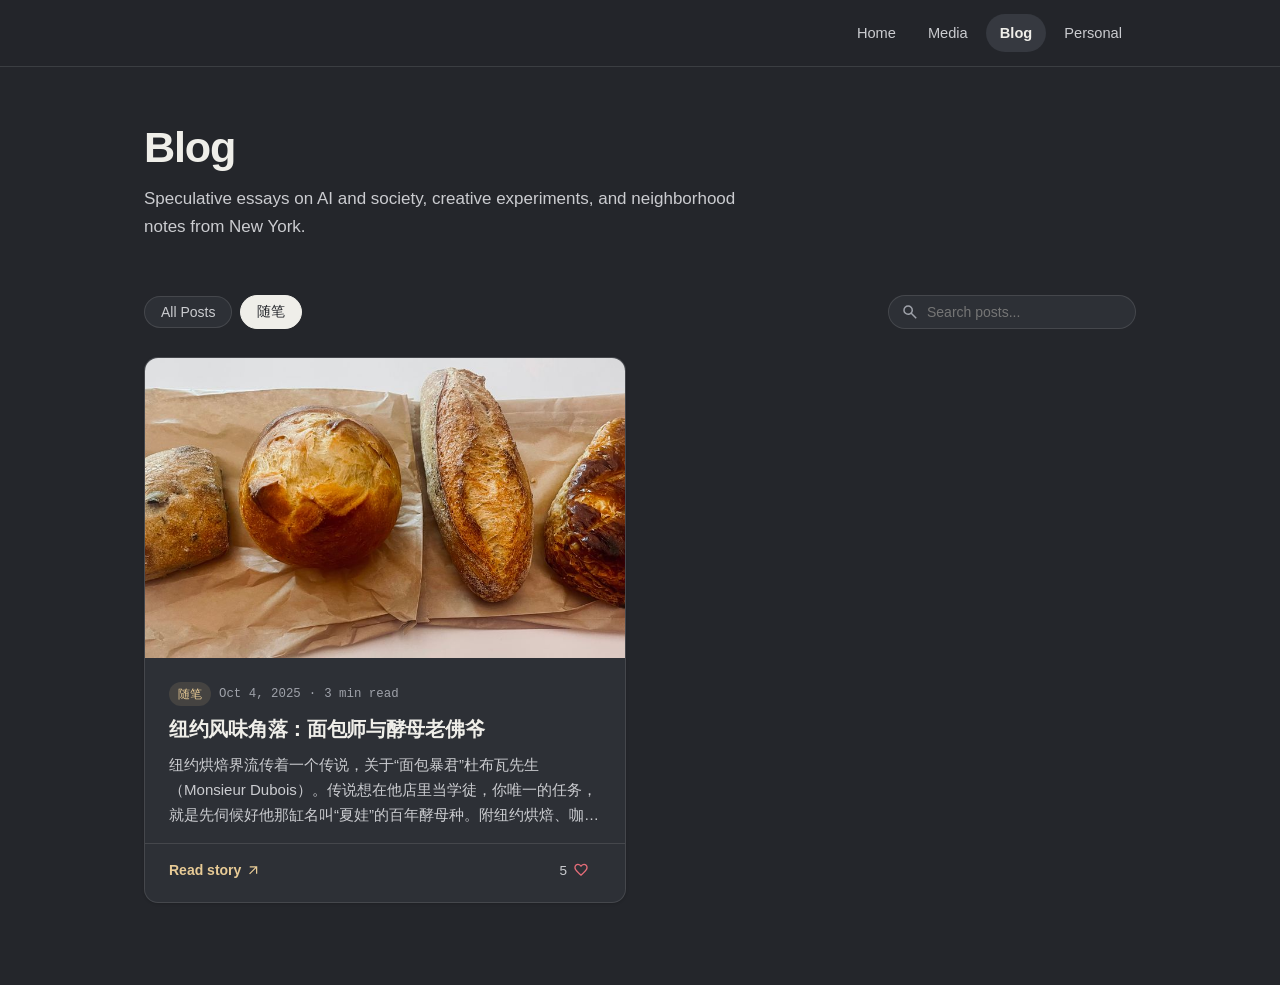
<file: blog/categories/随笔/index.html>
<!DOCTYPE html>
<html lang="zh-Hans">
<head>
  <meta charset="utf-8" />
  <meta name="viewport" content="width=device-width, initial-scale=1" />
  <meta name="theme-color" content="#24262b" />
  <meta http-equiv="Content-Security-Policy" content="default-src 'self'; img-src 'self' data:; media-src 'self'; style-src 'self' https://fonts.googleapis.com; font-src 'self' https://fonts.gstatic.com; script-src 'self'; object-src 'none'; base-uri 'self'; form-action 'none';" />
  <title>随笔 | Blog | Wei Xia</title>
  <meta name="description" content="随笔与生活记录 — Wei Xia" />
  <link rel="canonical" href="https://www.ericwxia.xyz/blog/" />
  <link rel="alternate" type="application/rss+xml" title="Wei Xia — Blog" href="https://www.ericwxia.xyz/blog-feed.xml" />
  <link rel="icon" href="../../../favicon.ico" />
  <meta property="og:title" content="随笔 | Blog | Wei Xia" />
  <meta property="og:description" content="随笔与生活记录 — Wei Xia" />
  <meta property="og:url" content="https://www.ericwxia.xyz/blog/" />
  <meta property="og:site_name" content="Wei Xia" />
  <meta property="og:image" content="https://www.ericwxia.xyz/assets/images/portrait.jpg" />
  <meta property="og:type" content="website" />
  <link rel="preconnect" href="https://fonts.googleapis.com" />
  <link rel="preconnect" href="https://fonts.gstatic.com" crossorigin />
  <link href="https://fonts.googleapis.com/css2?family=Google+Sans+Code:wght@400..600&amp;family=Google+Sans+Flex:opsz,wght,ROND@14..48,400..700,0..100&amp;display=swap" rel="stylesheet" />
  <link href="https://fonts.googleapis.com/css2?family=Noto+Sans+SC:wght@400;500;600&amp;text=%E2%80%9C%E2%80%9D%E3%80%81%E3%80%82%E4%B8%80%E4%B8%8E%E4%B8%AA%E4%BA%8E%E4%BB%96%E4%BB%BB%E4%BC%A0%E4%BC%BA%E4%BD%9B%E4%BD%A0%E5%80%99%E5%85%88%E5%85%B3%E5%88%9B%E5%8A%A1%E5%8C%85%E5%8E%9F%E5%8F%8A%E5%8F%AB%E5%90%8D%E5%90%9B%E5%91%B3%E5%92%96%E5%94%AF%E5%95%A1%E5%9C%A8%E5%A4%8F%E5%A5%BD%E5%A8%83%E5%AD%A6%E5%B0%B1%E5%B8%83%E5%B8%88%E5%B9%B4%E5%BA%97%E5%BD%93%E5%BE%92%E6%83%B3%E6%8A%B9%E6%98%AF%E6%9A%B4%E6%9B%B2%E6%9D%9C%E6%AF%8D%E6%B5%81%E7%83%98%E7%84%99%E7%88%B7%E7%93%A6%E7%94%9F%E7%95%8C%E7%99%BE%E7%9A%84%E7%9D%80%E7%A7%8D%E7%AC%94%E7%BA%A6%E7%BA%BD%E7%BC%B8%E8%80%81%E8%8C%B6%E8%90%BD%E8%A7%92%E8%AE%B0%E8%AF%B4%E9%82%A3%E9%85%B5%E9%87%8C%E9%99%84%E9%9A%8F%E9%9D%A2%E9%A3%8E%EF%BC%88%EF%BC%89%EF%BC%8C%EF%BC%9A&amp;display=swap" rel="stylesheet" />
  <link rel="stylesheet" href="../../../assets/css/styles.css" />
</head>
<body data-initial-category="随笔">
  <a class="skip-link" href="#main-content">Skip to content</a>

  <header class="site-header">
    <div class="header-inner">
      <div class="nav-wrap">
        <nav id="site-nav" class="site-nav" aria-label="Primary">
          <a class="nav-link" href="../../../">Home</a>
          <a class="nav-link" href="../../../media/">Media</a>
          <a class="nav-link" href="../../" aria-current="page">Blog</a>
          <a class="nav-link" href="../../../personal/">Personal</a>
        </nav>
        <button id="menu-toggle" class="icon-btn menu-toggle" type="button" aria-label="Toggle navigation menu" aria-expanded="false" aria-controls="site-nav">
          <svg class="icon" viewBox="0 0 24 24" aria-hidden="true"><path d="M3,18V16H21v2H3Zm0-5V11H21v2H3ZM3,8V6H21V8H3Z"/></svg>
        </button>
      </div>
    </div>
  </header>

  <main id="main-content">
    <section class="page-hero">
      <div class="container">
        <h1 class="page-title">Blog</h1>
        <p class="page-subtitle">Speculative essays on AI and society, creative experiments, and neighborhood notes from New York.</p>
      </div>
    </section>

    <section class="section">
      <div class="container">
        <div class="blog-toolbar">
          <div class="filter-pills" role="group" aria-label="Filter posts by category">
            <button class="filter-pill is-active" type="button" id="filter-all" data-filter-category="all" aria-pressed="true">All Posts</button>
            <button class="filter-pill" type="button" id="filter-suibi" data-filter-category="随笔" aria-pressed="false" lang="zh-Hans">随笔</button>
          </div>
          <div class="search-field">
            <svg class="icon" viewBox="0 0 24 24" aria-hidden="true"><path d="M19.6,21l-6.3-6.3q-0.75,0.6-1.72,0.95T9.5,16q-2.72,0-4.61-1.89Q3,12.23 3,9.5Q3,6.77 4.89,4.89T9.5,3t4.61,1.89T16,9.5q0,1.1-0.35,2.07T14.7,13.3L21,19.6L19.6,21ZM9.5,14q1.88,0 3.19-1.31T14,9.5T12.69,6.31T9.5,5T6.31,6.31T5,9.5t1.31,3.19T9.5,14Z"/></svg>
            <input id="blog-search-input" class="search-input" type="search" placeholder="Search posts..." aria-label="Search posts" />
          </div>
        </div>

        
      <div class="post-grid">
        <article class="post-card" data-post-card data-category="essay">
          <a class="post-card-main" href="../../../post/romantic-earth-v-0-1/" id="post-card-romantic-earth">
            <div class="post-card-cover">
              <img src="../../../assets/images/romantic-earth-cover.jpg" alt="Romantic Earth: V-0.1 cover artwork" width="960" height="540" fetchpriority="high" decoding="async" />
            </div>
            <div class="post-card-body">
              <div class="post-card-meta">
                <span>Nov 16, 2025</span>
                <span>&middot;</span>
                <span>7 min read</span>
              </div>
              <h2 class="post-card-title">Romantic Earth: V-0.1</h2>
              <p class="post-card-excerpt">The rapid development of Artificial General Intelligence (AGI) suggests a proactive approach is needed for the impending paradigm shift in human societal structure. As autonomous systems begin to manage the logistical and material foundations of civilization, humanity may face a &ldquo;post-work alignment problem.&rdquo;</p>
            </div>
          </a>
          <div class="post-card-bar">
            <a class="post-card-footer" href="../../../post/romantic-earth-v-0-1/">Read essay <svg class="icon icon-sm" viewBox="0 0 24 24" aria-hidden="true"><path d="M6.4,18L5,16.6L14.6,7H6V5H18V17H16V8.4L6.4,18Z"/></svg></a>
            <button class="like-btn" type="button" data-like-post="romantic-earth" data-base-likes="5" aria-pressed="false" aria-label="Like post (5 likes)"><span class="like-count">5</span><svg class="icon icon-sm heart-icon heart-outline" viewBox="0 0 24 24" aria-hidden="true"><path d="M12,21l-1.45-1.3q-2.52-2.28-4.17-3.93t-2.63-2.96T2.4,10.42T2,8.15Q2,5.8 3.58,4.22T7.5,2.65q1.3,0 2.47,0.55T12,4.75q0.85-1 2.02-1.55t2.48-0.55q2.35,0 3.92,1.58T22,8.15q0,1.15-0.4,2.27t-1.38,2.39t-2.63,2.96T13.45,19.7L12,21Zm0-2.7q2.4-2.15 3.95-3.69t2.45-2.67t1.25-2.02T20,8.15q0-1.5-1-2.5t-2.5-1q-1.17,0-2.17,0.66T12.75,7h-1.5q-0.58-1.03-1.58-1.69T7.5,4.65q-1.5,0-2.5,1t-1,2.5q0,0.88 0.35,1.77t1.25,2.02t2.45,2.67T12,18.3Z"/></svg><svg class="icon icon-sm heart-icon heart-filled" viewBox="0 0 24 24" aria-hidden="true" hidden><path d="M12,21l-1.45-1.3q-2.52-2.28-4.17-3.93t-2.63-2.96T2.4,10.42T2,8.15Q2,5.8 3.58,4.22T7.5,2.65q1.3,0 2.47,0.55T12,4.75q0.85-1 2.02-1.55t2.48-0.55q2.35,0 3.92,1.58T22,8.15q0,1.15-0.4,2.27t-1.38,2.39t-2.63,2.96T13.45,19.7L12,21Z"/></svg></button>
          </div>
        </article>

        <article class="post-card" data-post-card data-category="随笔">
          <a class="post-card-main" href="../../../post/%E7%BA%BD%E7%BA%A6%E9%A3%8E%E5%91%B3%E8%A7%92%E8%90%BD/" id="post-card-ny-corners">
            <div class="post-card-cover">
              <img src="../../../assets/images/ny-bakery-cover.jpg" alt="纽约风味角落 artisan breads" width="960" height="512" fetchpriority="high" decoding="async" />
            </div>
            <div class="post-card-body">
              <div class="post-card-meta">
                <span class="post-card-tag" lang="zh-Hans">随笔</span>
                <span>Oct 4, 2025</span>
                <span>&middot;</span>
                <span>3 min read</span>
              </div>
              <h2 class="post-card-title" lang="zh-Hans">纽约风味角落：面包师与酵母老佛爷</h2>
              <p class="post-card-excerpt" lang="zh-Hans">纽约烘焙界流传着一个传说，关于“面包暴君”杜布瓦先生（Monsieur Dubois）。传说想在他店里当学徒，你唯一的任务，就是先伺候好他那缸名叫“夏娃”的百年酵母种。附纽约烘焙、咖啡与抹茶风味笔记及音乐短片《风味角落》。</p>
            </div>
          </a>
          <div class="post-card-bar">
            <a class="post-card-footer" href="../../../post/%E7%BA%BD%E7%BA%A6%E9%A3%8E%E5%91%B3%E8%A7%92%E8%90%BD/">Read story <svg class="icon icon-sm" viewBox="0 0 24 24" aria-hidden="true"><path d="M6.4,18L5,16.6L14.6,7H6V5H18V17H16V8.4L6.4,18Z"/></svg></a>
            <button class="like-btn" type="button" data-like-post="ny-corners" data-base-likes="5" aria-pressed="false" aria-label="Like post (5 likes)"><span class="like-count">5</span><svg class="icon icon-sm heart-icon heart-outline" viewBox="0 0 24 24" aria-hidden="true"><path d="M12,21l-1.45-1.3q-2.52-2.28-4.17-3.93t-2.63-2.96T2.4,10.42T2,8.15Q2,5.8 3.58,4.22T7.5,2.65q1.3,0 2.47,0.55T12,4.75q0.85-1 2.02-1.55t2.48-0.55q2.35,0 3.92,1.58T22,8.15q0,1.15-0.4,2.27t-1.38,2.39t-2.63,2.96T13.45,19.7L12,21Zm0-2.7q2.4-2.15 3.95-3.69t2.45-2.67t1.25-2.02T20,8.15q0-1.5-1-2.5t-2.5-1q-1.17,0-2.17,0.66T12.75,7h-1.5q-0.58-1.03-1.58-1.69T7.5,4.65q-1.5,0-2.5,1t-1,2.5q0,0.88 0.35,1.77t1.25,2.02t2.45,2.67T12,18.3Z"/></svg><svg class="icon icon-sm heart-icon heart-filled" viewBox="0 0 24 24" aria-hidden="true" hidden><path d="M12,21l-1.45-1.3q-2.52-2.28-4.17-3.93t-2.63-2.96T2.4,10.42T2,8.15Q2,5.8 3.58,4.22T7.5,2.65q1.3,0 2.47,0.55T12,4.75q0.85-1 2.02-1.55t2.48-0.55q2.35,0 3.92,1.58T22,8.15q0,1.15-0.4,2.27t-1.38,2.39t-2.63,2.96T13.45,19.7L12,21Z"/></svg></button>
          </div>
        </article>
      </div>


        <div id="blog-empty-state" class="empty-state" hidden>
          No posts match your search.
        </div>
      </div>
    </section>

  </main>

  <script src="../../../assets/js/main.js" defer></script>
</body>
</html>
</file>
<file: assets/css/styles.css>
/* ==========================================================================
   Wei Xia — Personal Website Design System v2 (ericwxia.xyz)
   Typography: Google Sans Flex, Newsreader, Noto Sans/Serif SC, Google Sans Code
   Palette: Warm Museum Paper & Deep Obsidian (#FAF8F5 / #171717 / #1A5276)
   ========================================================================== */

:root {
  color-scheme: dark;
  --bg: #24262b;
  --bg-elevated: #2d3036;
  --bg-subtle: #363940;
  --bg-muted: #40444c;
  --bg-obsidian: #1b1c20;
  --ink: #efeee9;
  --ink-secondary: #cbccd0;
  --ink-muted: #9fa2aa;
  --border: rgba(239, 238, 233, 0.12);
  --border-strong: rgba(239, 238, 233, 0.23);
  --accent: #e8cb96;
  --accent-hover: #f5e2bc;
  --accent-soft: rgba(232, 203, 150, 0.12);
  --accent-border: rgba(232, 203, 150, 0.36);
  --header-bg: rgba(36, 38, 43, 0.88);
  --shadow-sm: 0 1px 3px rgba(0, 0, 0, 0.16);
  --shadow-md: 0 12px 30px -10px rgba(0, 0, 0, 0.28);
  --shadow-lg: 0 24px 52px -14px rgba(0, 0, 0, 0.42);
  --fig-re: #4bc498;
  --fig-re-soft: rgba(75, 196, 152, 0.16);
  --fig-md: #e59a3c;
  --fig-ga: #e06c6c;
  --fig-tier1-fill: rgba(75, 196, 152, 0.18);
  --fig-tier2-fill: rgba(232, 203, 150, 0.14);
  --fig-tier3-fill: rgba(239, 238, 233, 0.07);
  --radius-sm: 8px;
  --radius-md: 14px;
  --radius-lg: 20px;
  --font-sans: 'Google Sans Flex', -apple-system, BlinkMacSystemFont, 'Noto Sans SC', sans-serif;
  --font-serif: 'Newsreader', 'Noto Serif SC', Georgia, serif;
  --font-mono: 'Google Sans Code', ui-monospace, SFMono-Regular, Menlo, monospace;
  --container-max: 1040px;
  --prose-max: 690px;
}

*,
*::before,
*::after {
  box-sizing: border-box;
}

html {
  scroll-behavior: smooth;
  -webkit-text-size-adjust: 100%;
}

body {
  margin: 0;
  background-color: var(--bg);
  color: var(--ink);
  font-family: var(--font-sans);
  font-size: 16px;
  line-height: 1.65;
  font-variant-ligatures: no-contextual;
  font-feature-settings: "calt" 0;
  -webkit-font-smoothing: antialiased;
  -moz-osx-font-smoothing: grayscale;
  transition: background-color 0.22s ease, color 0.22s ease;
  min-height: 100vh;
  display: flex;
  flex-direction: column;
}

img,
video,
svg {
  max-width: 100%;
  display: block;
}

[hidden] {
  display: none !important;
}

body.is-modal-open {
  overflow: hidden;
}

a {
  color: inherit;
  text-decoration: none;
}

button {
  font-family: inherit;
}

:focus-visible {
  outline: 2px solid var(--accent);
  outline-offset: 3px;
  border-radius: 4px;
}

.skip-link {
  position: absolute;
  left: -9999px;
  top: 12px;
  z-index: 200;
  background: var(--ink);
  color: var(--bg);
  padding: 8px 16px;
  border-radius: var(--radius-sm);
  font-size: 0.875rem;
  font-weight: 500;
}

.skip-link:focus {
  left: 16px;
}

.icon {
  width: 18px;
  height: 18px;
  fill: currentColor;
  flex-shrink: 0;
  display: inline-block;
  vertical-align: middle;
}

.icon-sm {
  width: 15px;
  height: 15px;
}

.icon-lg {
  width: 22px;
  height: 22px;
}

/* ==========================================================================
   Header, Monogram & Reading Progress Bar
   ========================================================================== */

.site-header {
  position: sticky;
  top: 0;
  z-index: 100;
  background: var(--header-bg);
  backdrop-filter: blur(16px);
  -webkit-backdrop-filter: blur(16px);
  border-bottom: 1px solid var(--border);
}

.header-inner {
  max-width: var(--container-max);
  margin: 0 auto;
  padding: 0 24px;
  height: 66px;
  display: flex;
  align-items: center;
  justify-content: flex-end;
  gap: 24px;
}

.nav-wrap {
  display: flex;
  align-items: center;
  gap: 8px;
}

.site-nav {
  display: flex;
  align-items: center;
  gap: 4px;
}

.nav-link {
  padding: 7px 14px;
  border-radius: 999px;
  font-size: 0.915rem;
  font-weight: 480;
  color: var(--ink-secondary);
  transition: color 0.16s ease, background-color 0.16s ease;
}

.nav-link:hover {
  color: var(--ink);
  background: var(--bg-subtle);
}

.nav-link[aria-current="page"] {
  color: var(--ink);
  font-weight: 580;
  background: var(--bg-subtle);
}

.icon-btn {
  display: inline-flex;
  align-items: center;
  justify-content: center;
  width: 38px;
  height: 38px;
  border-radius: 999px;
  border: 1px solid var(--border);
  background: transparent;
  color: var(--ink-secondary);
  cursor: pointer;
  transition: color 0.16s ease, background-color 0.16s ease, border-color 0.16s ease;
}

.icon-btn:hover {
  color: var(--ink);
  background: var(--bg-subtle);
  border-color: var(--border-strong);
}

.menu-toggle {
  display: none;
}

.reading-progress {
  position: absolute;
  left: 0;
  bottom: -1px;
  width: 100%;
  height: 2px;
  border: none;
  background: transparent;
  appearance: none;
  -webkit-appearance: none;
  pointer-events: none;
}

.reading-progress::-webkit-progress-bar {
  background: transparent;
}

.reading-progress::-webkit-progress-value {
  background: var(--accent);
  transition: width 0.08s linear;
}

.reading-progress::-moz-progress-bar {
  background: var(--accent);
}

/* ==========================================================================
   Main Container & Section Rhythm
   ========================================================================== */

main {
  flex: 1;
  padding-bottom: 36px;
}

.container {
  max-width: var(--container-max);
  margin: 0 auto;
  padding: 0 24px;
}

.section {
  padding: 46px 0;
}

.section-header {
  display: flex;
  align-items: center;
  justify-content: space-between;
  flex-wrap: wrap;
  gap: 12px 16px;
  margin-bottom: 26px;
}

.section-kicker {
  font-family: var(--font-mono);
  font-size: 0.74rem;
  text-transform: uppercase;
  letter-spacing: 0.085em;
  color: var(--ink-muted);
  margin: 0 0 7px;
}

.section-title {
  font-size: 1.4rem;
  font-weight: 620;
  letter-spacing: -0.022em;
  margin: 0;
}

.section-links {
  display: inline-flex;
  align-items: center;
  gap: 14px;
  flex-shrink: 0;
}

.scholar-pill {
  display: inline-flex;
  align-items: center;
  gap: 7px;
  padding: 5px 13px;
  border-radius: 999px;
  background: var(--accent-soft);
  border: 1px solid var(--accent-border);
  color: var(--accent);
  font-size: 0.86rem;
  font-weight: 540;
  letter-spacing: -0.005em;
  white-space: nowrap;
  transition: background-color 0.16s ease, border-color 0.16s ease, color 0.16s ease, transform 0.16s ease;
}

.scholar-pill:hover {
  color: var(--accent-hover);
  background: rgba(226, 198, 146, 0.15);
  border-color: rgba(226, 198, 146, 0.52);
  transform: translateY(-1px);
}

.scholar-pill .scholar-arrow {
  opacity: 0.85;
  transition: transform 0.16s ease, opacity 0.16s ease;
}

.scholar-pill:hover .scholar-arrow {
  opacity: 1;
  transform: translate(2px, -2px);
}

.section-more {
  display: inline-flex;
  align-items: center;
  gap: 4px;
  font-size: 0.88rem;
  font-weight: 500;
  color: var(--ink-secondary);
  white-space: nowrap;
  flex-shrink: 0;
  transition: color 0.16s ease;
}

.section-more:hover {
  color: var(--accent-hover);
}

.section-more .icon {
  transition: transform 0.16s ease;
}

.section-more:hover .icon {
  transform: translate(2px, -2px);
}

/* ==========================================================================
   Home Hero & Museum Mat Portrait Frame
   ========================================================================== */

.hero {
  padding: 72px 0 64px;
}

.hero-grid {
  display: grid;
  grid-template-columns: 1fr auto;
  gap: 48px;
  align-items: center;
}

.hero-title {
  font-size: clamp(2.5rem, 4.8vw, 3.45rem);
  line-height: 1.08;
  letter-spacing: -0.032em;
  font-weight: 660;
  margin: 0 0 22px;
  text-wrap: balance;
}

.hero-lead,
.hero-sub {
  font-family: var(--font-sans);
  font-size: 1.12rem;
  line-height: 1.7;
  color: var(--ink);
  font-weight: 430;
  max-width: 54ch;
}

.hero-lead {
  margin: 0 0 16px;
}

.hero-sub {
  margin: 0 0 24px;
}

.hero-actions {
  display: flex;
  flex-wrap: wrap;
  align-items: center;
  gap: 14px;
}

.contact-bar {
  display: inline-flex;
  flex-wrap: wrap;
  align-items: center;
  gap: 8px;
  padding: 8px 18px;
  background: var(--bg-elevated);
  border: 1px solid var(--border);
  border-radius: 999px;
  box-shadow: var(--shadow-sm);
}

.contact-label {
  font-size: 0.85rem;
  color: var(--ink-muted);
}

.contact-handle {
  font-family: var(--font-mono);
  font-size: 0.88rem;
  font-weight: 500;
  color: var(--ink);
  letter-spacing: -0.01em;
}

.inline-link {
  color: var(--accent);
  text-decoration: underline;
  text-decoration-color: rgba(226, 198, 146, 0.38);
  text-underline-offset: 3px;
  transition: color 0.16s ease, text-decoration-color 0.16s ease;
}

.inline-link:hover {
  color: var(--accent-hover);
  text-decoration-color: rgba(242, 221, 179, 0.85);
}

/* Compact Portrait Frame */
.portrait-card {
  width: 196px;
  max-width: 196px;
  margin-left: auto;
  border: 1px solid var(--border);
  border-radius: 16px;
  overflow: hidden;
  box-shadow: var(--shadow-md);
  background: var(--bg-obsidian);
}

.portrait-frame {
  background: var(--bg-obsidian);
  aspect-ratio: 760 / 826;
}

.portrait-frame img {
  width: 100%;
  height: 100%;
  object-fit: cover;
  object-position: center center;
}

/* ==========================================================================
   Media Coverage List (With Domain & Year Context)
   ========================================================================== */

.page-hero {
  padding: 56px 0 8px;
}

.page-title {
  font-size: clamp(2.05rem, 3.6vw, 2.7rem);
  line-height: 1.15;
  letter-spacing: -0.028em;
  font-weight: 650;
  margin: 0 0 12px;
}

.page-subtitle {
  font-size: 1.0625rem;
  color: var(--ink-secondary);
  margin: 0;
  max-width: 620px;
}

.page-subtitle + .page-subtitle {
  margin-top: 10px;
}

.media-list {
  list-style: none;
  padding: 0;
  margin: 0;
  display: flex;
  flex-direction: column;
}

.media-item {
  border-bottom: 1px solid var(--border);
}

.media-item:first-child {
  border-top: 1px solid var(--border);
}

.media-link {
  display: flex;
  align-items: center;
  justify-content: space-between;
  gap: 24px;
  padding: 20px 14px;
  margin: 0 -14px;
  border-radius: var(--radius-sm);
  transition: background-color 0.16s ease;
}

.media-link:hover {
  background-color: var(--bg-subtle);
}

.media-main {
  display: flex;
  flex-direction: column;
  gap: 4px;
}

.media-context {
  font-family: var(--font-mono);
  font-size: 0.74rem;
  color: var(--ink-muted);
  letter-spacing: 0.02em;
}

.media-headline {
  font-size: 1.05rem;
  font-weight: 540;
  line-height: 1.45;
  color: var(--ink);
  transition: color 0.16s ease;
}

.media-link:hover .media-headline {
  color: var(--accent);
}

.media-meta {
  display: inline-flex;
  align-items: center;
  gap: 10px;
  flex-shrink: 0;
}

.outlet-badge {
  font-family: var(--font-mono);
  font-size: 0.77rem;
  font-weight: 500;
  padding: 4px 11px;
  border-radius: 999px;
  background: var(--bg-elevated);
  border: 1px solid var(--border);
  color: var(--ink-secondary);
  white-space: nowrap;
}

.media-arrow {
  color: var(--ink-muted);
  transition: transform 0.16s ease, color 0.16s ease;
}

.media-link:hover .media-arrow {
  color: var(--accent);
  transform: translate(2px, -2px);
}

/* ==========================================================================
   Blog Cards & Toolbar
   ========================================================================== */

.blog-toolbar {
  display: flex;
  flex-wrap: wrap;
  align-items: center;
  justify-content: space-between;
  gap: 16px;
  margin: 0 0 28px;
}

.filter-pills {
  display: flex;
  align-items: center;
  gap: 8px;
}

.filter-pill {
  padding: 7px 16px;
  border-radius: 999px;
  border: 1px solid var(--border);
  background: var(--bg-elevated);
  color: var(--ink-secondary);
  font-size: 0.875rem;
  font-weight: 500;
  cursor: pointer;
  transition: all 0.16s ease;
}

.filter-pill:hover {
  border-color: var(--border-strong);
  color: var(--ink);
}

.filter-pill.is-active {
  background: var(--ink);
  color: var(--bg);
  border-color: var(--ink);
}

.search-field {
  position: relative;
  min-width: 248px;
}

.search-field .icon {
  position: absolute;
  left: 13px;
  top: 50%;
  transform: translateY(-50%);
  color: var(--ink-muted);
  pointer-events: none;
}

.search-input {
  width: 100%;
  padding: 8px 14px 8px 38px;
  border-radius: 999px;
  border: 1px solid var(--border);
  background: var(--bg-elevated);
  color: var(--ink);
  font-family: inherit;
  font-size: 0.875rem;
  transition: border-color 0.16s ease, box-shadow 0.16s ease;
}

.search-input:focus {
  outline: none;
  border-color: var(--accent);
  box-shadow: 0 0 0 3px var(--accent-soft);
}

.post-grid {
  display: grid;
  grid-template-columns: repeat(2, minmax(0, 1fr));
  gap: 28px;
}

.post-card {
  display: flex;
  flex-direction: column;
  background: var(--bg-elevated);
  border: 1px solid var(--border);
  border-radius: var(--radius-md);
  overflow: hidden;
  box-shadow: var(--shadow-sm);
  transition: transform 0.2s ease, box-shadow 0.2s ease, border-color 0.2s ease;
}

.post-card:hover {
  transform: translateY(-3px);
  box-shadow: var(--shadow-md);
  border-color: var(--border-strong);
}

.post-card-main {
  display: flex;
  flex-direction: column;
  flex: 1;
}

.post-card-cover {
  aspect-ratio: 16 / 10;
  overflow: hidden;
  background: var(--bg-subtle);
}

.post-card-cover img {
  width: 100%;
  height: 100%;
  object-fit: cover;
  transition: transform 0.35s ease;
}

.post-card:hover .post-card-cover img {
  transform: scale(1.03);
}

.post-card-body {
  padding: 24px 24px 16px;
  display: flex;
  flex-direction: column;
  flex: 1;
}

.post-card-meta {
  display: flex;
  align-items: center;
  flex-wrap: wrap;
  gap: 8px;
  font-family: var(--font-mono);
  font-size: 0.775rem;
  color: var(--ink-muted);
  margin-bottom: 10px;
}

.post-card-tag {
  padding: 2px 9px;
  border-radius: 999px;
  background: var(--accent-soft);
  color: var(--accent);
  font-family: var(--font-sans);
  font-weight: 560;
}

.post-card-title {
  font-size: 1.24rem;
  line-height: 1.35;
  letter-spacing: -0.015em;
  font-weight: 620;
  margin: 0 0 10px;
  color: var(--ink);
}

.post-card-excerpt {
  font-size: 0.94rem;
  line-height: 1.65;
  color: var(--ink-secondary);
  margin: 0;
  display: -webkit-box;
  -webkit-line-clamp: 3;
  -webkit-box-orient: vertical;
  overflow: hidden;
}

.post-card-bar {
  display: flex;
  align-items: center;
  justify-content: space-between;
  gap: 12px;
  padding: 12px 24px 18px;
  margin-top: auto;
  border-top: 1px solid var(--border);
}

.post-card-footer {
  display: inline-flex;
  align-items: center;
  gap: 5px;
  font-size: 0.875rem;
  font-weight: 560;
  color: var(--accent);
  transition: color 0.16s ease;
}

.post-card-footer:hover {
  color: var(--accent-hover);
}

.like-btn {
  display: inline-flex;
  align-items: center;
  gap: 6px;
  padding: 5px 11px;
  border-radius: 999px;
  border: 1px solid transparent;
  background: transparent;
  color: var(--ink-secondary);
  font-family: var(--font-sans);
  font-size: 0.85rem;
  font-weight: 500;
  font-variant-numeric: tabular-nums;
  cursor: pointer;
  transition: color 0.16s ease, background-color 0.16s ease, border-color 0.16s ease, transform 0.14s ease;
}

.like-btn:hover {
  background: var(--bg-subtle);
  border-color: var(--border);
  color: var(--ink);
}

.like-btn:active {
  transform: scale(0.95);
}

.like-btn .heart-icon {
  width: 16px;
  height: 16px;
  color: #e46c78;
  transition: transform 0.18s ease, color 0.16s ease;
}

.like-btn:hover .heart-icon {
  transform: scale(1.12);
}

.like-btn.is-liked {
  color: var(--ink);
  background: rgba(228, 108, 120, 0.12);
  border-color: rgba(228, 108, 120, 0.28);
}

.like-btn.is-liked .heart-icon {
  color: #ec6b78;
}

.like-btn-post {
  border-color: var(--border);
  background: var(--bg-elevated);
  padding: 6px 14px;
}

.post-actions-row {
  display: flex;
  flex-wrap: wrap;
  align-items: center;
  justify-content: space-between;
  gap: 16px;
  margin-top: 28px;
}

.post-actions-row .hashtag-row {
  margin: 0;
}

.post-actions-end {
  justify-content: flex-end;
}

/* Horizontal Related Post Card */
.next-post-card {
  display: grid;
  grid-template-columns: 180px 1fr;
  background: var(--bg-elevated);
  border: 1px solid var(--border);
  border-radius: var(--radius-md);
  overflow: hidden;
  box-shadow: var(--shadow-sm);
  transition: transform 0.2s ease, box-shadow 0.2s ease, border-color 0.2s ease;
}

.next-post-card:hover {
  transform: translateY(-2px);
  box-shadow: var(--shadow-md);
  border-color: var(--border-strong);
}

.next-post-thumb {
  height: 100%;
  min-height: 130px;
  background: var(--bg-subtle);
  overflow: hidden;
}

.next-post-thumb img {
  width: 100%;
  height: 100%;
  object-fit: cover;
}

.next-post-body {
  padding: 20px 24px;
  display: flex;
  flex-direction: column;
  justify-content: center;
}

/* Zen Minimalist Writing List (Homepage) */
.zen-post-list {
  list-style: none;
  padding: 0;
  margin: 0;
  border-top: 1px solid var(--border);
}

.zen-post-item {
  border-bottom: 1px solid var(--border);
}

.zen-post-link {
  display: flex;
  align-items: baseline;
  justify-content: space-between;
  gap: 24px;
  padding: 18px 12px;
  margin: 0 -12px;
  border-radius: var(--radius-sm);
  transition: background-color 0.16s ease;
}

.zen-post-link:hover {
  background-color: var(--bg-subtle);
}

.zen-post-title {
  font-size: 1.05rem;
  font-weight: 520;
  color: var(--ink);
  transition: color 0.16s ease;
}

.zen-post-link:hover .zen-post-title {
  color: var(--accent);
}

.zen-post-date {
  font-family: var(--font-mono);
  font-size: 0.8rem;
  color: var(--ink-muted);
  white-space: nowrap;
  flex-shrink: 0;
}

.empty-state {
  padding: 40px 24px;
  text-align: center;
  color: var(--ink-muted);
  background: var(--bg-subtle);
  border-radius: var(--radius-md);
}

/* ==========================================================================
   Personal Page & Journey Trail
   ========================================================================== */

.personal-layout {
  display: grid;
  grid-template-columns: minmax(0, 1fr) auto;
  gap: 56px;
  align-items: start;
  padding: 28px 0 64px;
}

.personal-prose {
  max-width: 60ch;
}

.personal-prose > p {
  font-family: var(--font-sans);
  font-size: 1.08rem;
  font-weight: 430;
  line-height: 1.8;
  color: var(--ink);
  margin: 0 0 22px;
}

.personal-social {
  display: inline-flex;
  align-items: center;
  gap: 14px;
  margin-top: 8px;
}

.social-link,
.social-icon-link {
  display: inline-flex;
  align-items: center;
  justify-content: center;
  gap: 3px;
  padding: 2px;
  border: 0;
  background: transparent;
  color: var(--ink-muted);
  cursor: pointer;
  transition: color 0.16s ease, transform 0.16s ease;
}

.social-link {
  font-size: 0.86rem;
  font-weight: 480;
}

.social-wordmark {
  font-size: 0.82rem;
  font-weight: 600;
  letter-spacing: 0.06em;
  line-height: 1;
}

.social-link:hover,
.social-icon-link:hover {
  color: var(--accent);
}

.social-icon-link:hover {
  transform: translateY(-1px);
}

.social-logo {
  width: 18px;
  height: 18px;
  fill: currentColor;
  display: block;
}

.social-logo-wechat {
  width: 20px;
  height: 20px;
}

.social-link .icon-sm {
  width: 13px;
  height: 13px;
  transition: transform 0.16s ease;
}

.social-link:hover .icon-sm {
  transform: translate(2px, -2px);
}

.social-sep {
  color: var(--border-strong);
  user-select: none;
}

.qr-modal {
  position: fixed;
  inset: 0;
  z-index: 320;
  background: rgba(12, 12, 12, 0.78);
  backdrop-filter: blur(8px);
  display: flex;
  align-items: center;
  justify-content: center;
  padding: 24px;
}

.qr-modal[hidden] {
  display: none;
}

.qr-modal-card {
  width: min(320px, 90vw);
  background: var(--surface-elevated, #2d3036);
  border: 1px solid var(--border);
  border-radius: var(--radius-lg, 16px);
  padding: 16px 18px 18px;
  box-shadow: var(--shadow-lg);
}

.qr-modal-head {
  display: flex;
  align-items: center;
  justify-content: space-between;
  margin-bottom: 12px;
}

.qr-modal-title {
  font-size: 0.92rem;
  font-weight: 560;
  color: var(--ink);
}

.qr-modal-close {
  width: 30px;
  height: 30px;
  border-radius: 999px;
  border: 1px solid var(--border);
  background: transparent;
  color: var(--ink-muted);
  display: inline-flex;
  align-items: center;
  justify-content: center;
  cursor: pointer;
  transition: color 0.16s ease, border-color 0.16s ease;
}

.qr-modal-close:hover {
  color: var(--ink);
  border-color: var(--border-strong);
}

.qr-modal-frame {
  background: #ffffff;
  border-radius: var(--radius-md, 10px);
  overflow: hidden;
}

.qr-modal-img {
  display: block;
  width: 100%;
  height: auto;
}

.art-card {
  width: 276px;
  max-width: 276px;
  margin-left: auto;
  border: 1px solid var(--border);
  border-radius: var(--radius-md);
  overflow: hidden;
  box-shadow: var(--shadow-md);
}

.art-card img {
  width: 100%;
  height: auto;
  aspect-ratio: 16 / 11;
  object-fit: cover;
}

/* ==========================================================================
   Article / Essay Layout + Sticky Margin TOC
   ========================================================================== */

.article-shell {
  padding: 44px 0 76px;
}

.article-with-toc {
  max-width: 1080px;
  margin: 0 auto;
  padding: 0 24px;
  display: grid;
  grid-template-columns: minmax(0, var(--prose-max)) 200px;
  gap: 56px;
  justify-content: center;
}

.article-container {
  max-width: var(--prose-max);
  margin: 0 auto;
  padding: 0 24px;
}

.article-with-toc .article-container {
  padding: 0;
  margin: 0;
}

.toc-aside {
  position: sticky;
  top: 98px;
  align-self: start;
  padding-top: 4px;
}

.toc-label {
  font-family: var(--font-mono);
  font-size: 0.7rem;
  text-transform: uppercase;
  letter-spacing: 0.09em;
  color: var(--ink-muted);
  margin: 0 0 12px;
}

.toc-list {
  list-style: none;
  padding: 0;
  margin: 0;
  border-left: 1px solid var(--border);
}

.toc-link {
  display: block;
  padding: 5px 0 5px 14px;
  margin-left: -1px;
  border-left: 2px solid transparent;
  font-size: 0.8125rem;
  line-height: 1.4;
  color: var(--ink-muted);
  transition: color 0.15s ease, border-color 0.15s ease;
}

.toc-link:hover {
  color: var(--ink);
}

.toc-link-sub {
  padding-left: 24px;
  font-size: 0.765rem;
  opacity: 0.86;
}

.toc-link.is-active {
  color: var(--accent);
  border-left-color: var(--accent);
  font-weight: 560;
  opacity: 1;
}

.back-link {
  display: inline-flex;
  align-items: center;
  gap: 6px;
  font-size: 0.875rem;
  font-weight: 500;
  color: var(--ink-muted);
  margin-bottom: 26px;
  transition: color 0.16s ease;
}

.back-link:hover {
  color: var(--ink);
}

.article-header {
  margin-bottom: 30px;
}

.article-title {
  font-size: clamp(1.95rem, 3.8vw, 2.6rem);
  line-height: 1.18;
  letter-spacing: -0.026em;
  font-weight: 660;
  margin: 0 0 16px;
  text-wrap: balance;
}

.article-title:lang(zh-Hans) {
  font-size: clamp(1.72rem, 3.2vw, 2.28rem);
  letter-spacing: -0.01em;
}

.title-clause {
  display: inline-block;
}

.article-byline {
  display: flex;
  flex-wrap: wrap;
  align-items: center;
  gap: 6px 10px;
  font-family: var(--font-mono);
  font-size: 0.8rem;
  color: var(--ink-muted);
}

.byline-updated {
  white-space: nowrap;
}

.hashtag-row {
  display: flex;
  flex-wrap: wrap;
  gap: 8px;
  margin-top: 16px;
}

.hashtag {
  font-size: 0.8125rem;
  color: var(--ink-secondary);
  background: var(--bg-elevated);
  border: 1px solid var(--border);
  padding: 3px 11px;
  border-radius: 999px;
  font-weight: 480;
}

.hashtag-link {
  color: var(--accent);
  background: var(--accent-soft);
  border-color: var(--accent-border);
  font-weight: 520;
  transition: color 0.16s ease, border-color 0.16s ease;
}

.hashtag-link:hover {
  color: var(--accent-hover);
  border-color: rgba(232, 203, 150, 0.56);
}

.disclaimer-box {
  padding: 12px 18px;
  margin: 20px 0 26px;
  background: rgba(239, 238, 233, 0.032);
  border: 1px solid var(--border);
  border-left: 2px solid var(--ink-muted);
  border-radius: 0 var(--radius-sm) var(--radius-sm) 0;
  font-size: 0.855rem;
  line-height: 1.58;
  color: var(--ink-muted);
  font-style: italic;
}

/* Editorial Abstract Card */
.abstract-card {
  position: relative;
  margin: 28px 0 38px;
  padding: 24px 28px 26px;
  background: linear-gradient(180deg, rgba(232, 203, 150, 0.055) 0%, rgba(45, 48, 54, 0.92) 100%);
  border: 1px solid rgba(232, 203, 150, 0.22);
  border-left: 3px solid var(--accent);
  border-radius: 0 var(--radius-md) var(--radius-md) 0;
  box-shadow: var(--shadow-sm);
  scroll-margin-top: 90px;
}

.abstract-label {
  font-family: var(--font-mono);
  font-size: 0.72rem;
  font-weight: 600;
  letter-spacing: 0.13em;
  text-transform: uppercase;
  color: var(--accent);
  margin: 0 0 12px;
}

.abstract-card p {
  margin: 0 !important;
  font-family: var(--font-serif);
  font-size: 1.06rem;
  line-height: 1.84;
  color: var(--ink);
  text-align: justify;
  text-justify: inter-word;
}

/* Authorial Semantic Color Highlights (matching original Wix essay) */
.hl-gold {
  color: #ffc23d !important;
  font-weight: 650;
}

.hl-amber {
  color: #ffe2a5 !important;
  font-weight: 650;
}

.path-ga {
  color: #f08a8a;
  font-style: italic;
}

.path-md {
  color: #eab062;
  font-style: italic;
}

.cite-link,
.xref-link {
  color: var(--accent);
  border-bottom: 1px dotted rgba(232, 203, 150, 0.42);
  transition: color 0.15s ease, border-color 0.15s ease;
}

.cite-link {
  font-family: var(--font-mono);
  font-size: 0.82em;
  border-bottom: none;
  padding: 0 1px;
}

.cite-link:hover,
.xref-link:hover {
  color: var(--accent-hover);
  border-bottom-color: var(--accent-hover);
}

/* Highlighted Prediction Cards (Section 3.1: Embodiment & Alignment) */
.prediction-list {
  list-style: none;
  padding: 0 !important;
  margin: 16px 0 24px !important;
  display: grid;
  gap: 14px;
}

.prediction-item {
  margin: 0 !important;
  padding: 16px 20px;
  background: linear-gradient(90deg, rgba(255, 226, 165, 0.065) 0%, var(--bg-elevated) 55%);
  border: 1px solid rgba(255, 226, 165, 0.22);
  border-left: 3px solid #ffe2a5;
  border-radius: 0 var(--radius-sm) var(--radius-sm) 0;
  font-size: 1.04rem;
  line-height: 1.78;
  color: var(--ink);
  text-wrap: pretty;
}

/* Aligned Equation Variable Glossary (Section 3.3) */
.var-glossary {
  margin: 14px 0 24px;
  padding: 18px 22px;
  background: rgba(45, 48, 54, 0.58);
  border: 1px solid var(--border);
  border-radius: var(--radius-md);
  display: grid;
  grid-template-columns: 62px minmax(0, 1fr);
  gap: 14px 16px;
  align-items: baseline;
}

.var-glossary dt {
  font-family: var(--font-serif);
  font-size: 1.08rem;
  font-weight: 600;
  color: var(--accent);
  text-align: right;
  white-space: nowrap;
}

.var-glossary dd {
  margin: 0;
  font-size: 1.02rem;
  line-height: 1.72;
  color: var(--ink-secondary);
  text-wrap: pretty;
}

.var-glossary .math-fn {
  font-style: italic;
}

.var-glossary .math-arg {
  font-style: normal;
  font-weight: 450;
  color: var(--ink-muted);
}

/* Numbered Multi-Stage Strategy Roadmap (Section 4) */
.strategy-list {
  list-style: none;
  padding: 0 !important;
  margin: 18px 0 28px !important;
  counter-reset: strategy-step;
  display: grid;
  gap: 12px;
}

.strategy-list li {
  counter-increment: strategy-step;
  display: grid;
  grid-template-columns: 34px minmax(0, 1fr);
  gap: 14px;
  align-items: baseline;
  margin: 0 !important;
  padding: 14px 18px;
  background: var(--bg-elevated);
  border: 1px solid var(--border);
  border-radius: var(--radius-sm);
  font-size: 1.04rem;
  line-height: 1.76;
  text-wrap: pretty;
}

.strategy-list li::before {
  content: "0" counter(strategy-step);
  font-family: var(--font-mono);
  font-size: 0.76rem;
  font-weight: 600;
  color: var(--accent);
  background: var(--accent-soft);
  border: 1px solid var(--accent-border);
  border-radius: 999px;
  padding: 2px 0;
  text-align: center;
  line-height: 1.5;
}

/* Video Figure */
.video-card {
  margin: 28px 0 36px;
  background: var(--bg-elevated);
  border: 1px solid var(--border);
  border-radius: var(--radius-md);
  overflow: hidden;
  box-shadow: var(--shadow-md);
}

.video-card video {
  width: 100%;
  aspect-ratio: 16 / 9;
  background: #000000;
  display: block;
}

.video-card-4x3 {
  scroll-margin-top: 90px;
}

.video-card-4x3 video {
  aspect-ratio: 4 / 3;
  object-fit: cover;
}

.video-caption-meta {
  color: var(--ink-muted);
  opacity: 0.85;
}

.video-caption {
  display: flex;
  align-items: center;
  justify-content: space-between;
  gap: 12px;
  padding: 11px 18px;
  font-family: var(--font-mono);
  font-size: 0.78rem;
  color: var(--ink-muted);
  border-top: 1px solid var(--border);
}

/* Custom Audio Player Card (Zero browser-default range chrome) */
.audio-player-card {
  display: flex;
  align-items: center;
  gap: 16px;
  padding: 15px 18px;
  margin: 24px 0 36px;
  background: var(--bg-elevated);
  border: 1px solid var(--border);
  border-radius: var(--radius-md);
  box-shadow: var(--shadow-sm);
}

.audio-cover {
  width: 58px;
  height: 58px;
  border-radius: 10px;
  object-fit: cover;
  flex-shrink: 0;
  border: 1px solid var(--border);
}

.audio-play-btn {
  width: 44px;
  height: 44px;
  border-radius: 999px;
  border: none;
  background: var(--ink);
  color: var(--bg);
  display: inline-flex;
  align-items: center;
  justify-content: center;
  cursor: pointer;
  flex-shrink: 0;
  transition: transform 0.15s ease, opacity 0.15s ease;
}

.audio-play-btn:hover {
  transform: scale(1.05);
  opacity: 0.92;
}

.audio-body {
  flex: 1;
  min-width: 0;
}

.audio-top {
  display: flex;
  align-items: baseline;
  justify-content: space-between;
  gap: 12px;
  margin-bottom: 10px;
}

.audio-title-wrap {
  display: flex;
  flex-wrap: wrap;
  align-items: baseline;
  gap: 8px;
  min-width: 0;
}

.audio-title {
  font-weight: 620;
  font-size: 0.95rem;
  color: var(--ink);
}

.audio-artist {
  font-size: 0.8rem;
  color: var(--ink-muted);
}

.audio-meta-right {
  display: inline-flex;
  align-items: center;
  gap: 10px;
  flex-shrink: 0;
}

.lyrics-jump {
  font-family: var(--font-mono);
  font-size: 0.74rem;
  color: var(--accent);
  padding: 2px 8px;
  border-radius: 999px;
  background: var(--accent-soft);
}

.lyrics-jump:hover {
  color: var(--accent-hover);
}

.audio-time {
  font-family: var(--font-mono);
  font-size: 0.775rem;
  color: var(--ink-muted);
  white-space: nowrap;
}

.audio-scrub {
  width: 100%;
  padding: 6px 0;
  cursor: pointer;
}

.audio-progress {
  width: 100%;
  height: 6px;
  border: none;
  border-radius: 999px;
  background: var(--bg-muted);
  overflow: hidden;
  display: block;
  appearance: none;
  -webkit-appearance: none;
}

.audio-progress::-webkit-progress-bar {
  background: var(--bg-muted);
  border-radius: 999px;
}

.audio-progress::-webkit-progress-value {
  background: var(--accent);
  border-radius: 999px;
  transition: width 0.08s linear;
}

.audio-progress::-moz-progress-bar {
  background: var(--accent);
  border-radius: 999px;
}

/* Prose Content */
.prose {
  font-family: var(--font-serif);
  font-size: 1.125rem;
  line-height: 1.84;
  color: var(--ink);
}

.prose.prose-zh {
  font-size: 1.075rem;
  line-height: 1.96;
  letter-spacing: 0.015em;
}

.prose.prose-zh p {
  text-align: justify;
  text-justify: inter-ideograph;
  margin: 0 0 1.3em;
}

.story-break {
  text-align: center !important;
  margin: 1.8em 0 !important;
  font-family: var(--font-sans);
  font-size: 0.9rem;
  letter-spacing: 0.5em;
  color: var(--ink-muted);
  opacity: 0.6;
  user-select: none;
}

.prose p {
  margin: 0 0 1.35em;
  text-wrap: pretty;
}

.prose h2 {
  font-family: var(--font-sans);
  font-size: 1.42rem;
  line-height: 1.3;
  letter-spacing: -0.02em;
  font-weight: 630;
  margin: 2.45em 0 0.8em;
  padding-top: 1.25em;
  border-top: 1px solid var(--border);
  scroll-margin-top: 90px;
}

.prose h3 {
  font-family: var(--font-sans);
  font-size: 1.15rem;
  line-height: 1.38;
  letter-spacing: -0.012em;
  font-weight: 620;
  margin: 2.05em 0 0.65em;
  scroll-margin-top: 90px;
}

.sec-num {
  font-family: var(--font-mono);
  font-size: 0.84em;
  font-weight: 500;
  color: var(--accent);
  margin-right: 0.3em;
  opacity: 0.92;
}

.prose ul,
.prose ol {
  margin: 0 0 1.4em;
  padding-left: 1.4em;
}

.prose li {
  margin-bottom: 0.55em;
}

.prose strong {
  font-weight: 650;
  color: var(--ink);
}

.prose-divider {
  display: flex;
  align-items: center;
  justify-content: center;
  gap: 16px;
  margin: 2.5em 0 2.2em !important;
  font-family: var(--font-sans);
  font-size: 0.88rem;
  color: var(--ink-muted);
  letter-spacing: 0.25em;
  text-align: center !important;
}

.prose-divider::before,
.prose-divider::after {
  content: "";
  width: 44px;
  height: 1px;
  background: var(--border-strong);
}

/* Publication SVG Figures (Theme-adaptive!) */
.svg-figure {
  margin: 2.2em 0;
  background: var(--bg-elevated);
  border: 1px solid var(--border);
  border-radius: var(--radius-md);
  padding: 22px 22px 18px;
  box-shadow: var(--shadow-sm);
}

.svg-figure svg {
  width: 100%;
  height: auto;
  font-family: var(--font-sans);
}

.svg-figure figcaption {
  margin-top: 16px;
  padding-top: 13px;
  border-top: 1px solid var(--border);
  font-family: var(--font-sans);
  font-size: 0.855rem;
  line-height: 1.58;
  color: var(--ink-secondary);
}

/* Equation Block */
.equation-box {
  margin: 1.8em 0 1.3em;
  padding: 24px 28px;
  background: linear-gradient(180deg, rgba(232, 203, 150, 0.045) 0%, var(--bg-elevated) 100%);
  border: 1px solid var(--border);
  border-top: 2px solid var(--accent-border);
  border-radius: var(--radius-md);
  display: flex;
  align-items: center;
  justify-content: space-between;
  gap: 16px;
  overflow-x: auto;
  scroll-margin-top: 90px;
}

.equation-math {
  font-family: var(--font-serif);
  font-size: 1.44rem;
  font-style: italic;
  margin: 0 auto;
  white-space: nowrap;
  color: var(--ink);
  letter-spacing: 0.01em;
}

.equation-math .op {
  font-style: normal;
  padding: 0 4px;
  color: var(--ink-secondary);
}

.equation-math .arg {
  font-style: normal;
  color: var(--ink-secondary);
}

.equation-math sup {
  font-size: 0.68em;
  margin-left: 2px;
  color: var(--accent);
}

.equation-num {
  font-family: var(--font-mono);
  font-size: 0.8rem;
  color: var(--ink-muted);
}

/* Comparative Epoch Table */
.table-wrap {
  margin: 1.8em 0 2.2em;
  overflow-x: auto;
  border: 1px solid var(--border);
  border-radius: var(--radius-md);
  background: var(--bg-elevated);
  scroll-margin-top: 90px;
}

.table-caption {
  padding: 13px 18px;
  font-family: var(--font-sans);
  font-size: 0.86rem;
  font-weight: 600;
  color: var(--ink-secondary);
  border-bottom: 1px solid var(--border);
  background: var(--bg-subtle);
}

.epoch-table {
  width: 100%;
  border-collapse: collapse;
  font-family: var(--font-sans);
  font-size: 0.9rem;
  text-align: left;
}

.epoch-table th,
.epoch-table td {
  padding: 12px 16px;
  border-bottom: 1px solid var(--border);
}

.epoch-table tbody tr:nth-child(even) {
  background: rgba(239, 238, 233, 0.022);
}

.epoch-table tbody tr:hover {
  background: rgba(232, 203, 150, 0.045);
}

.epoch-table tr:last-child td {
  border-bottom: none;
}

.epoch-table th {
  font-weight: 620;
  color: var(--ink);
  background: var(--bg-elevated);
  border-bottom: 1px solid var(--border-strong);
}

.epoch-table th:nth-child(3) {
  color: var(--accent);
  background: rgba(232, 203, 150, 0.055);
}

.epoch-table td:first-child {
  font-weight: 560;
  color: var(--ink);
  white-space: nowrap;
}

.epoch-table td:nth-child(2) {
  color: var(--ink-secondary);
}

.epoch-table td:nth-child(3) {
  color: var(--accent);
  font-weight: 520;
  background: rgba(232, 203, 150, 0.032);
}

.references-list {
  font-family: var(--font-sans);
  font-size: 0.89rem;
  line-height: 1.65;
  color: var(--ink-secondary);
  list-style: none;
  padding-left: 0 !important;
  display: grid;
  gap: 8px;
}

.references-list li {
  display: grid;
  grid-template-columns: 34px minmax(0, 1fr);
  gap: 8px;
  margin: 0 !important;
  padding: 6px 10px;
  border-radius: var(--radius-sm);
  scroll-margin-top: 90px;
  transition: background-color 0.25s ease;
}

.references-list li:target {
  background: var(--accent-soft);
}

.ref-num {
  font-family: var(--font-mono);
  font-size: 0.82rem;
  color: var(--accent);
  font-weight: 560;
}

/* Companion Chapter Sections (NYC Post) */
.chapter-section {
  margin: 42px 0 44px;
  padding-top: 28px;
  border-top: 1px solid var(--border);
  scroll-margin-top: 90px;
}

.chapter-section-plain {
  border-top: none;
  padding-top: 4px;
  margin-top: 36px;
}

.chapter-head {
  display: flex;
  align-items: baseline;
  justify-content: space-between;
  flex-wrap: wrap;
  gap: 8px 16px;
  margin-bottom: 18px;
}

.chapter-title {
  font-family: var(--font-sans);
  font-size: 1.18rem;
  font-weight: 630;
  letter-spacing: -0.01em;
  margin: 0;
  color: var(--ink);
}

.chapter-meta {
  font-family: var(--font-mono);
  font-size: 0.76rem;
  color: var(--ink-muted);
}

.chapter-section .gallery-editorial {
  margin: 0 0 18px;
}

.chapter-section .video-card {
  margin: 0;
}

/* Editorial Magazine Gallery Grid (NYC Post) */
.gallery-editorial {
  display: grid;
  grid-template-columns: repeat(4, minmax(0, 1fr));
  gap: 10px;
  margin: 28px 0 22px;
}

.gallery-thumb {
  position: relative;
  padding: 0;
  border: 1px solid var(--border);
  border-radius: 10px;
  overflow: hidden;
  background: var(--bg-subtle);
  aspect-ratio: 4 / 3;
  cursor: zoom-in;
  display: block;
  width: 100%;
}

.gallery-thumb.is-featured {
  grid-column: span 2;
  grid-row: span 2;
  aspect-ratio: auto;
  min-height: 100%;
}

.gallery-thumb.is-wide {
  grid-column: span 2;
  aspect-ratio: 8 / 3;
}

.gallery-thumb img {
  width: 100%;
  height: 100%;
  object-fit: cover;
  transition: transform 0.3s ease;
}

.gallery-thumb:hover img {
  transform: scale(1.05);
}

.gallery-badge {
  position: absolute;
  right: 8px;
  bottom: 8px;
  padding: 2px 7px;
  border-radius: 999px;
  background: rgba(17, 17, 16, 0.66);
  color: #ffffff;
  font-family: var(--font-mono);
  font-size: 0.68rem;
  backdrop-filter: blur(4px);
  opacity: 0;
  transition: opacity 0.18s ease;
}

.gallery-thumb:hover .gallery-badge,
.gallery-thumb.is-featured .gallery-badge {
  opacity: 1;
}

.spot-guide {
  background: var(--bg-elevated);
  border: 1px solid var(--border);
  border-radius: var(--radius-md);
  padding: 18px;
  margin: 16px 0 0;
  font-family: var(--font-sans);
}

.spot-guide-title {
  font-size: 0.96rem;
  font-weight: 620;
  margin: 0 0 14px;
  color: var(--ink);
}

.spot-list {
  list-style: none;
  padding: 0;
  margin: 0;
  display: grid;
  grid-template-columns: repeat(2, minmax(0, 1fr));
  gap: 10px;
}

.spot-list li {
  font-size: 0.885rem;
  line-height: 1.66;
  color: var(--ink-secondary);
  margin: 0;
  padding: 12px 14px;
  background: rgba(36, 38, 43, 0.48);
  border: 1px solid var(--border);
  border-radius: var(--radius-sm);
  text-wrap: pretty;
}

.spot-list strong {
  color: var(--accent);
  font-weight: 600;
  font-size: 0.92rem;
  display: block;
  margin-bottom: 4px;
}

.lyrics-card {
  margin: 34px 0;
  padding: 24px 28px;
  background: var(--bg-subtle);
  border: 1px solid var(--border);
  border-radius: var(--radius-md);
  font-family: var(--font-serif);
  scroll-margin-top: 90px;
}

.lyrics-header {
  font-family: var(--font-mono);
  font-size: 0.8rem;
  color: var(--ink-muted);
  margin-bottom: 14px;
}

.lyrics-stanza {
  margin: 0 0 16px;
  font-style: italic;
  line-height: 1.78;
  color: var(--ink-secondary);
}

.lyrics-stanza:last-child {
  margin-bottom: 0;
}

.related-section {
  margin-top: 54px;
  padding-top: 32px;
  border-top: 1px solid var(--border);
}

/* ==========================================================================
   Lightbox Modal
   ========================================================================== */

.lightbox {
  position: fixed;
  inset: 0;
  z-index: 300;
  background: rgba(12, 12, 12, 0.92);
  backdrop-filter: blur(8px);
  display: flex;
  align-items: center;
  justify-content: center;
  padding: 24px;
}

.lightbox-img {
  max-width: min(92vw, 1200px);
  max-height: 82vh;
  object-fit: contain;
  border-radius: var(--radius-sm);
  box-shadow: var(--shadow-lg);
}

.lightbox-close,
.lightbox-nav {
  position: absolute;
  width: 44px;
  height: 44px;
  border-radius: 999px;
  border: 1px solid rgba(255, 255, 255, 0.2);
  background: rgba(255, 255, 255, 0.1);
  color: #ffffff;
  display: inline-flex;
  align-items: center;
  justify-content: center;
  cursor: pointer;
  transition: background-color 0.16s ease;
}

.lightbox-close:hover,
.lightbox-nav:hover {
  background: rgba(255, 255, 255, 0.22);
}

.lightbox-close {
  top: 20px;
  right: 20px;
}

.lightbox-prev {
  left: 20px;
  top: 50%;
  transform: translateY(-50%);
}

.lightbox-next {
  right: 20px;
  top: 50%;
  transform: translateY(-50%);
}

.lightbox-caption {
  position: absolute;
  bottom: 18px;
  left: 50%;
  transform: translateX(-50%);
  color: rgba(255, 255, 255, 0.86);
  font-size: 0.85rem;
  font-family: var(--font-sans);
  text-align: center;
  max-width: 80vw;
}

/* ==========================================================================
   Responsive Breakpoints
   ========================================================================== */

@media (max-width: 1080px) {
  .article-with-toc {
    display: block;
    max-width: var(--prose-max);
  }

  .toc-aside {
    display: none;
  }
}

@media (max-width: 820px) {
  .hero {
    padding: 44px 0 44px;
  }

  .hero-grid {
    grid-template-columns: 1fr;
    gap: 32px;
  }

  .portrait-card {
    order: -1;
    margin: 0;
    width: 148px;
    max-width: 148px;
  }

  .personal-layout {
    grid-template-columns: 1fr;
    gap: 32px;
  }

  .art-card {
    margin: 0;
    width: 240px;
    max-width: 240px;
  }

  .post-grid {
    grid-template-columns: 1fr;
  }

  .gallery-editorial {
    grid-template-columns: repeat(2, minmax(0, 1fr));
  }

  .spot-list {
    grid-template-columns: 1fr;
  }
}

@media (max-width: 600px) {
  .header-inner {
    padding: 0 18px;
  }

  .menu-toggle {
    display: inline-flex;
  }

  .site-nav {
    display: none;
    position: absolute;
    top: 66px;
    left: 0;
    right: 0;
    background: var(--bg-elevated);
    border-bottom: 1px solid var(--border);
    padding: 12px 18px 16px;
    flex-direction: column;
    align-items: stretch;
    box-shadow: var(--shadow-md);
  }

  .site-nav.is-open {
    display: flex;
  }

  .nav-link {
    border-radius: var(--radius-sm);
    padding: 10px 14px;
  }

  .media-link {
    flex-direction: column;
    align-items: flex-start;
    gap: 10px;
  }

  .next-post-card {
    grid-template-columns: 1fr;
  }

  .next-post-thumb {
    aspect-ratio: 16 / 9;
  }

  .audio-player-card {
    display: grid;
    grid-template-columns: 48px 40px minmax(0, 1fr);
    align-items: center;
    gap: 12px 12px;
    padding: 14px 15px;
  }

  .audio-cover {
    width: 48px;
    height: 48px;
  }

  .audio-play-btn {
    width: 40px;
    height: 40px;
  }

  .audio-body {
    display: contents;
  }

  .audio-top {
    display: contents;
  }

  .audio-title-wrap {
    grid-column: 3;
    grid-row: 1;
    flex-direction: column;
    align-items: flex-start;
    gap: 2px;
  }

  .audio-scrub {
    grid-column: 1 / -1;
    grid-row: 2;
    padding: 4px 0 2px;
  }

  .audio-meta-right {
    grid-column: 1 / -1;
    grid-row: 3;
    width: 100%;
    justify-content: space-between;
  }

  .spot-guide {
    padding: 12px;
  }

  .chapter-section {
    margin: 34px 0 36px;
    padding-top: 22px;
  }

  .chapter-section-plain {
    padding-top: 4px;
    margin-top: 28px;
  }

  .byline-sep-updated {
    display: none;
  }

  .search-field {
    width: 100%;
  }

  .abstract-card {
    padding: 18px 18px 20px;
  }

  .abstract-card p {
    text-align: left;
    hyphens: none;
  }

  .var-glossary {
    grid-template-columns: 1fr;
    gap: 4px;
    padding: 16px 18px;
  }

  .var-glossary dt {
    text-align: left;
    margin-top: 8px;
  }

  .var-glossary dt:first-child {
    margin-top: 0;
  }

  .strategy-list li {
    grid-template-columns: 28px minmax(0, 1fr);
    gap: 10px;
    padding: 12px 14px;
  }
}
</file>
